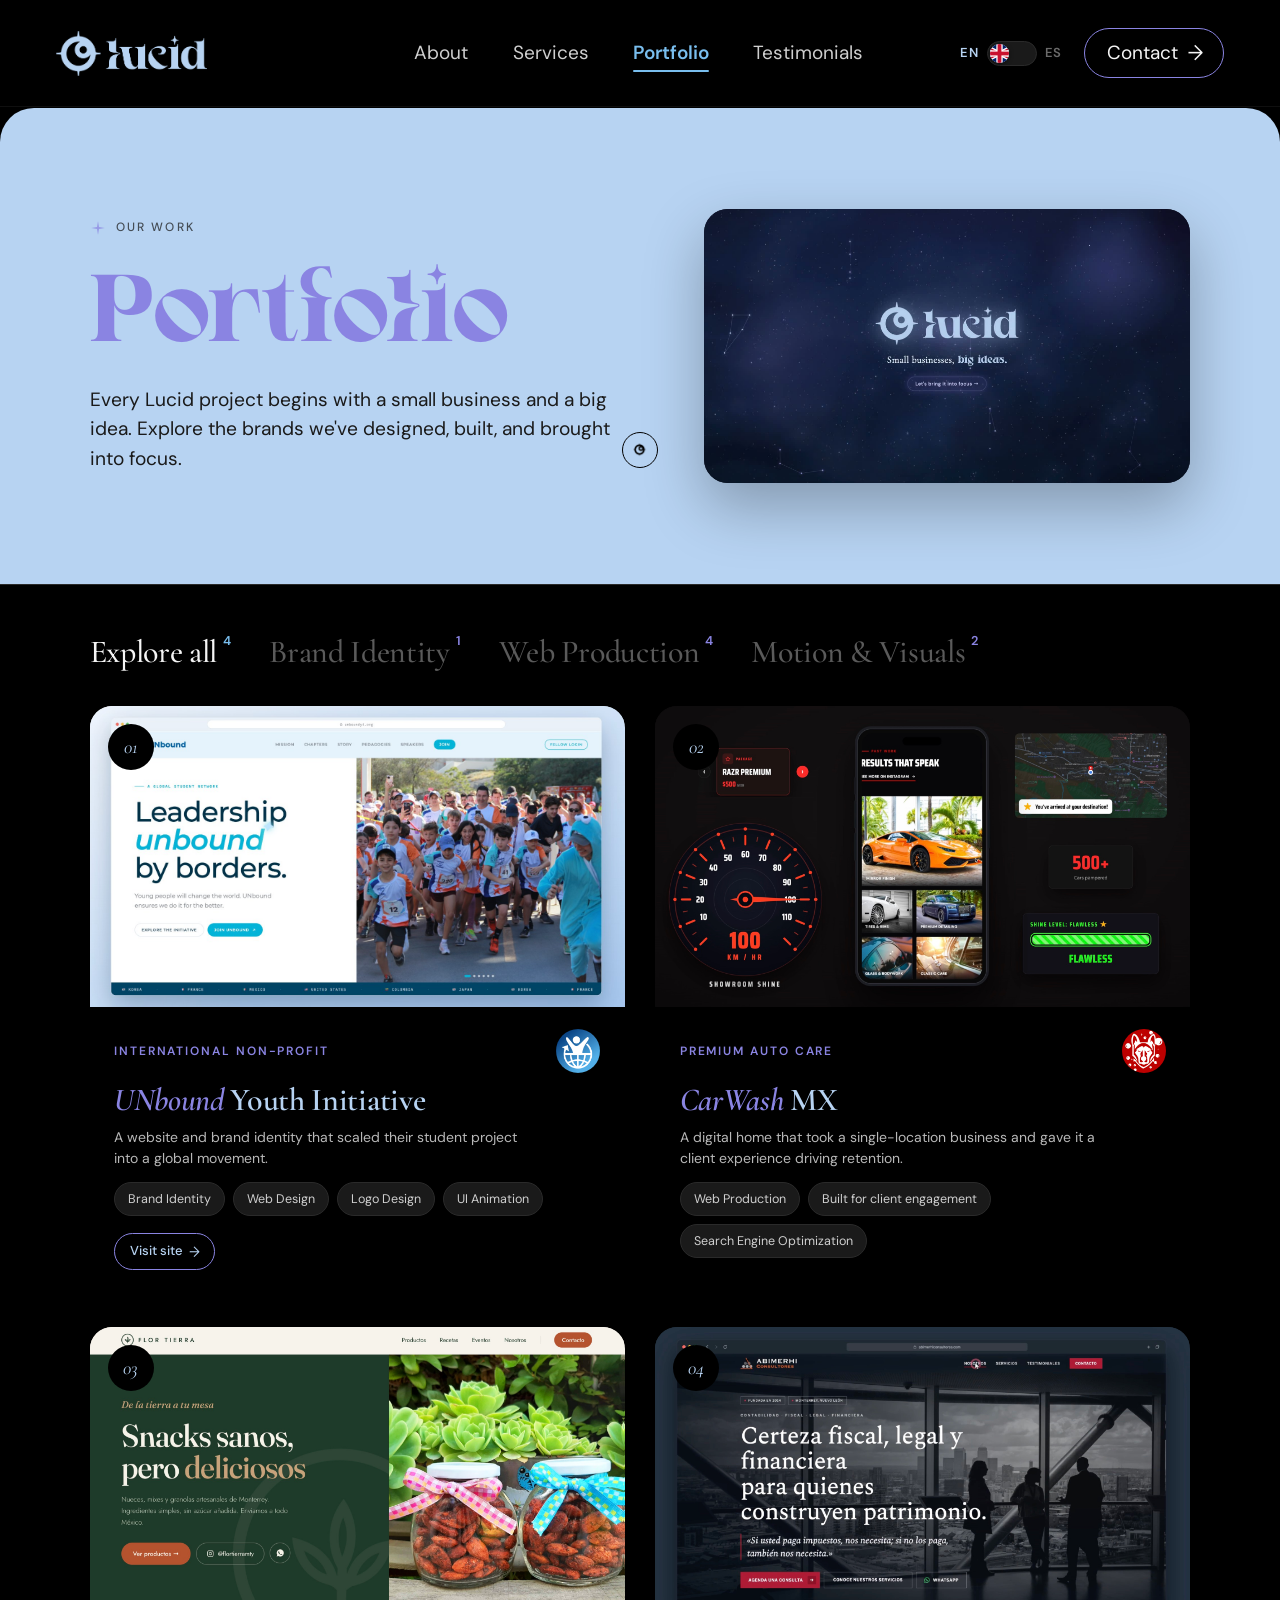
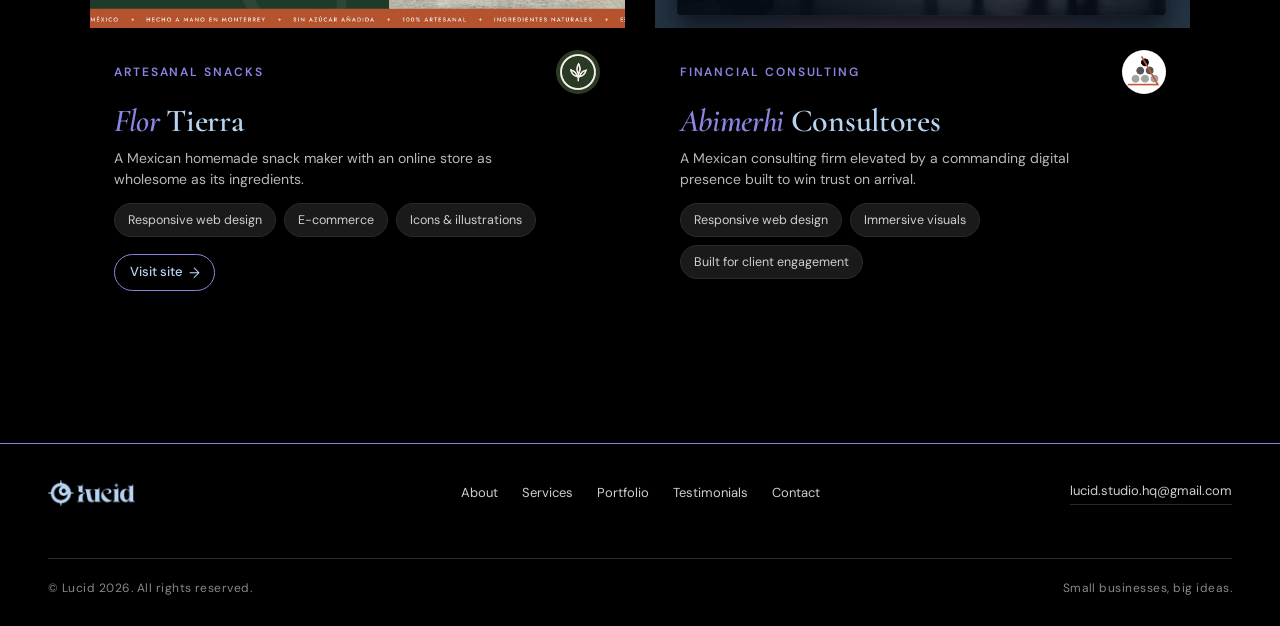
<file: works.html>
<!doctype html>
<html lang="en">
<head>
<meta charset="utf-8" />
<meta name="viewport" content="width=device-width, initial-scale=1" />
<title>Lucid | Works</title>
<meta name="description" content="Explore Lucid Studio's portfolio — websites, brand identities, and motion work built for small businesses, from UNbound Youth Initiative to CarWash MX." />
<link rel="canonical" href="https://lucid-studio.org/works.html" />
<meta property="og:type" content="website" />
<meta property="og:site_name" content="Lucid Studio" />
<meta property="og:title" content="Lucid | Works" />
<meta property="og:description" content="Explore Lucid Studio's portfolio — websites, brand identities, and motion work built for small businesses, from UNbound Youth Initiative to CarWash MX." />
<meta property="og:url" content="https://lucid-studio.org/works.html" />
<meta property="og:image" content="https://lucid-studio.org/assets/unbound-thumbnail.jpg" />
<meta property="og:image:width" content="1500" />
<meta property="og:image:height" content="840" />
<meta name="twitter:card" content="summary_large_image" />
<meta name="twitter:title" content="Lucid | Works" />
<meta name="twitter:description" content="Explore Lucid Studio's portfolio — websites, brand identities, and motion work built for small businesses, from UNbound Youth Initiative to CarWash MX." />
<meta name="twitter:image" content="https://lucid-studio.org/assets/unbound-thumbnail.jpg" />
<link rel="icon" type="image/png" href="assets/favicon-light.png" media="(prefers-color-scheme: light)" />
<link rel="icon" type="image/png" href="assets/favicon-dark.png" media="(prefers-color-scheme: dark)" />
<link rel="preconnect" href="https://fonts.googleapis.com" />
<link rel="preconnect" href="https://fonts.gstatic.com" crossorigin />
<link href="https://fonts.googleapis.com/css2?family=Cormorant+Garamond:ital,wght@0,400;0,500;0,600;0,700;1,400;1,500;1,600;1,700&family=DM+Sans:ital,wght@0,400;0,500;0,600;0,700;1,400&display=swap" rel="stylesheet" />
<link rel="stylesheet" href="styles.css?v=36" />
<link id="gfont-Playfair-Display" rel="stylesheet" href="https://fonts.googleapis.com/css2?family=Playfair+Display:wght@300;400;500;600;700&amp;display=swap">
<meta name="ext-resource-dependency" content="film/flor-tierra.html" data-resource-id="florFilm" />
<meta name="ext-resource-dependency" content="film/abimerhi.html" data-resource-id="abimerhiFilm" />
</head>
<body class="works-page" data-nav-active="portfolio">

<template id="__bundler_thumbnail" data-bg-color="#000000">
  <svg viewBox="0 0 1200 800" xmlns="http://www.w3.org/2000/svg">
    <rect width="1200" height="800" fill="#000000"/>
    <g fill="none" stroke="#8A84E2" stroke-width="6">
      <circle cx="600" cy="400" r="150"/>
      <circle cx="600" cy="400" r="110"/>
    </g>
    <path d="M600 250 L628 372 L750 400 L628 428 L600 550 L572 428 L450 400 L572 372 Z" fill="#8A84E2"/>
    <circle cx="600" cy="400" r="34" fill="#000000" stroke="#B7D3F2" stroke-width="6"/>
  </svg>
</template>

<!-- ========== NAV ========== -->
<nav class="nav">
  <a class="nav-logo" href="index.html" aria-label="Lucid home"><img src="assets/lucid-blue.png" alt="Lucid" style="height: 45px; width: auto" /></a>
  <div class="nav-links" id="navLinks">
    <a href="index.html#about" data-label="About" data-spy="#about">About</a>
    <a href="index.html#services-anchor" data-label="Services" data-spy="#services-anchor">Services</a>
    <a href="works.html" data-label="Portfolio" data-spy="#work-anchor" data-nav="portfolio">Portfolio</a>
    <a href="index.html#testimonials" data-label="Testimonials" data-spy="#testimonials">Testimonials</a>
  </div>
  <div class="nav-right">
    <button class="lang-toggle" id="langToggle" type="button" role="switch" aria-checked="false" aria-label="Switch language to Spanish" data-cursor="cta">
      <span class="lang-label lang-en">EN</span>
      <span class="lang-switch">
        <span class="lang-knob">
          <svg class="flag flag-uk" viewBox="0 0 60 30" preserveAspectRatio="xMidYMid slice" aria-hidden="true">
            <clipPath id="ukClip"><rect width="60" height="30"></rect></clipPath>
            <g clip-path="url(#ukClip)">
              <rect width="60" height="30" fill="#012169"></rect>
              <path d="M0,0 L60,30 M60,0 L0,30" stroke="#ffffff" stroke-width="7"></path>
              <path d="M0,0 L60,30 M60,0 L0,30" stroke="#C8102E" stroke-width="3"></path>
              <rect x="25" width="10" height="30" fill="#ffffff"></rect>
              <rect y="10" width="60" height="10" fill="#ffffff"></rect>
              <rect x="27" width="6" height="30" fill="#C8102E"></rect>
              <rect y="12" width="60" height="6" fill="#C8102E"></rect>
            </g>
          </svg>
          <svg class="flag flag-es" viewBox="0 0 60 40" preserveAspectRatio="xMidYMid slice" aria-hidden="true">
            <rect width="60" height="40" fill="#AA151B"></rect>
            <rect y="10" width="60" height="20" fill="#F1BF00"></rect>
          </svg>
        </span>
      </span>
      <span class="lang-label lang-es">ES</span>
    </button>
    <a href="index.html#contact" class="nav-cta" data-cursor="cta">Contact <span class="arrow">↗</span></a>
    <button class="nav-toggle" id="navToggle" aria-label="Open menu" aria-expanded="false" aria-controls="navLinks" data-cursor="cta">
      <span></span><span></span><span></span>
    </button>
  </div>
</nav>

<!-- ========== HERO ========== -->
<header class="works-top" data-screen-label="Portfolio">
  <div class="works-hero">
    <div class="works-hero-text">
      <div class="eyebrow"><span class="eyebrow-row"><svg class="eyebrow-spark" viewBox="0 0 24 24" aria-hidden="true"><path class="s-core" d="M12 2 L13.5 10.5 L22 12 L13.5 13.5 L12 22 L10.5 13.5 L2 12 L10.5 10.5 Z" fill="currentColor"/></svg>Our work</span></div>
      <h1 class="works-title">Portfolio</h1>
      <p class="works-lead">Every Lucid project begins with a small business and a big idea. Explore the brands we've designed, built, and brought into focus.</p>
    </div>
    <div class="works-filmchip" aria-hidden="true">
      <video class="film-frame" title="Lucid — Into Focus" muted loop autoplay playsinline preload="none" poster="assets/into-focus-poster.jpg">
        <source src="film/into-focus.mp4" type="video/mp4" />
      </video>
    </div>
  </div>
</header>

<!-- ========== FILTERS ========== -->
<div class="works-filter-wrap">
  <div class="works-filter" id="worksFilter">
    <button data-filter="all" class="is-active">Explore all <span class="count">4</span></button>
    <button data-filter="brand">Brand Identity <span class="count">1</span></button>
    <button data-filter="web">Web Production <span class="count">4</span></button>
    <button data-filter="motion">Motion &amp; Visuals <span class="count">2</span></button>
  </div>
</div>

<!-- ========== GRID ========== -->
<div class="works-grid-wrap">
  <div class="works-grid" id="worksGrid">

    <!-- 01 — UNbound (hover plays the loop film) -->
    <article class="case case--hovervid" data-cats="brand web motion">
      <div class="case-art">
        <span class="case-badge">01</span>
        <video class="case-vid" muted loop playsinline preload="none" poster="assets/unbound-thumbnail.jpg">
          <source src="film/unbound-loop.mp4" type="video/mp4" />
        </video>
        <img class="case-thumb" src="assets/unbound-thumbnail.jpg" alt="UNbound website homepage" />
      </div>
      <div class="case-meta">
        <div class="case-meta-top"><div class="case-tag">International Non-Profit</div><img class="case-logo" src="assets/unbound-logo.png" alt="" /></div>
        <h3><em>UNbound</em> Youth Initiative</h3>
        <p class="case-desc">A website and brand identity that scaled their student project into a global movement.</p>
        <div class="case-services">
          <span class="chip">Brand Identity</span>
          <span class="chip">Web Design</span>
          <span class="chip">Logo Design</span>
          <span class="chip">UI Animation</span>
        </div>
        <a href="https://unboundyi.org" target="_blank" rel="noopener" class="case-visit" data-cursor="cta">Visit site <span class="arrow">↗</span></a>
      </div>
    </article>

    <!-- 02 — CarWash MX -->
    <article class="case case--hovervid" data-cats="web">
      <div class="case-art">
        <span class="case-badge">02</span>
        <video class="case-vid" muted loop playsinline preload="none" poster="assets/carwash-thumbnail.jpg">
          <source src="film/carwash-mx.mp4" type="video/mp4" />
        </video>
        <img class="case-thumb" src="assets/carwash-thumbnail.jpg" alt="CarWash MX website homepage" />
      </div>
      <div class="case-meta">
        <div class="case-meta-top"><div class="case-tag">Premium Auto Care</div><img class="case-logo" src="assets/carwash-logo.png" alt="" /></div>
        <h3><em>CarWash</em> MX</h3>
        <p class="case-desc">A digital home that took a single-location business and gave it a client experience driving retention.</p>
        <div class="case-services">
          <span class="chip">Web Production</span>
          <span class="chip">Built for client engagement</span>
          <span class="chip">Search Engine Optimization</span>
        </div>
      </div>
    </article>

    <!-- 03 — Flor Tierra -->
    <article class="case case--hovervid" data-cats="web motion">
      <div class="case-art">
        <span class="case-badge">03</span>
        <video class="case-vid" muted loop playsinline preload="none" poster="assets/flor-tierra.jpg">
          <source src="film/flor-tierra.mp4" type="video/mp4" />
        </video>
        <img class="case-thumb" src="assets/flor-tierra.jpg" alt="Flor Tierra website homepage" />
      </div>
      <div class="case-meta">
        <div class="case-meta-top"><div class="case-tag">Artesanal Snacks</div><img class="case-logo" src="assets/flor-tierra-logo.png" alt="" /></div>
        <h3><em>Flor</em> Tierra</h3>
        <p class="case-desc">A Mexican homemade snack maker with an online store as wholesome as its ingredients.</p>
        <div class="case-services">
          <span class="chip">Responsive web design</span>
          <span class="chip">E-commerce</span>
          <span class="chip">Icons &amp; illustrations</span>
        </div>
        <a href="https://flortierra.com" target="_blank" rel="noopener" class="case-visit" data-cursor="cta">Visit site <span class="arrow">↗</span></a>
      </div>
    </article>

    <!-- 04 — Abimerhi Consultores -->
    <article class="case case--hovervid" data-cats="web">
      <div class="case-art">
        <span class="case-badge">04</span>
        <video class="case-vid" muted loop playsinline preload="none" poster="assets/abimerhi.jpg">
          <source src="film/abimerhi.mp4" type="video/mp4" />
        </video>
        <img class="case-thumb" src="assets/abimerhi.jpg" alt="Abimerhi Consultores website homepage" />
      </div>
      <div class="case-meta">
        <div class="case-meta-top"><div class="case-tag">Financial Consulting</div><img class="case-logo" src="assets/abimerhi-logo.png" alt="" /></div>
        <h3><em>Abimerhi</em> Consultores</h3>
        <p class="case-desc">A Mexican consulting firm elevated by a commanding digital presence built to win trust on arrival.</p>
        <div class="case-services">
          <span class="chip">Responsive web design</span>
          <span class="chip">Immersive visuals</span>
          <span class="chip">Built for client engagement</span>
        </div>
      </div>
    </article>

  </div>
</div>

<!-- ========== FOOTER ========== -->
<footer class="foot">
  <div class="foot-logo"><img src="assets/lucid-blue.png" alt="Lucid" /></div>
  <nav class="foot-nav">
    <a href="index.html#about">About</a>
    <a href="index.html#services-anchor">Services</a>
    <a href="works.html">Portfolio</a>
    <a href="index.html#testimonials">Testimonials</a>
    <a href="index.html#contact">Contact</a>
  </nav>
  <div class="foot-social">
    <a href="mailto:lucid.studio.hq@gmail.com" data-cursor="cta">lucid.studio.hq@gmail.com</a>
  </div>
  <div class="foot-bottom">
    <span>© Lucid 2026. All rights reserved.</span>
    <span>Small businesses, big ideas.</span>
  </div>
</footer>

<script>
/* Category filter — fades the grid down to the projects matching a category. */
(function () {
  var btns = [].slice.call(document.querySelectorAll('.works-filter button'));
  var cards = [].slice.call(document.querySelectorAll('.works-grid .case'));
  function apply(f) {
    cards.forEach(function (c) {
      var cats = (c.dataset.cats || '').split(/\s+/);
      c.classList.toggle('is-hidden', !(f === 'all' || cats.indexOf(f) !== -1));
    });
    btns.forEach(function (b) { b.classList.toggle('is-active', b.dataset.filter === f); });
  }
  btns.forEach(function (b) { b.addEventListener('click', function () { apply(b.dataset.filter); }); });
})();
</script>
<script src="js/cursor.js?v=2"></script>
<script src="js/reveals.js?v=40"></script>
<script src="js/i18n.js?v=2"></script>
</body>
</html>
</file>
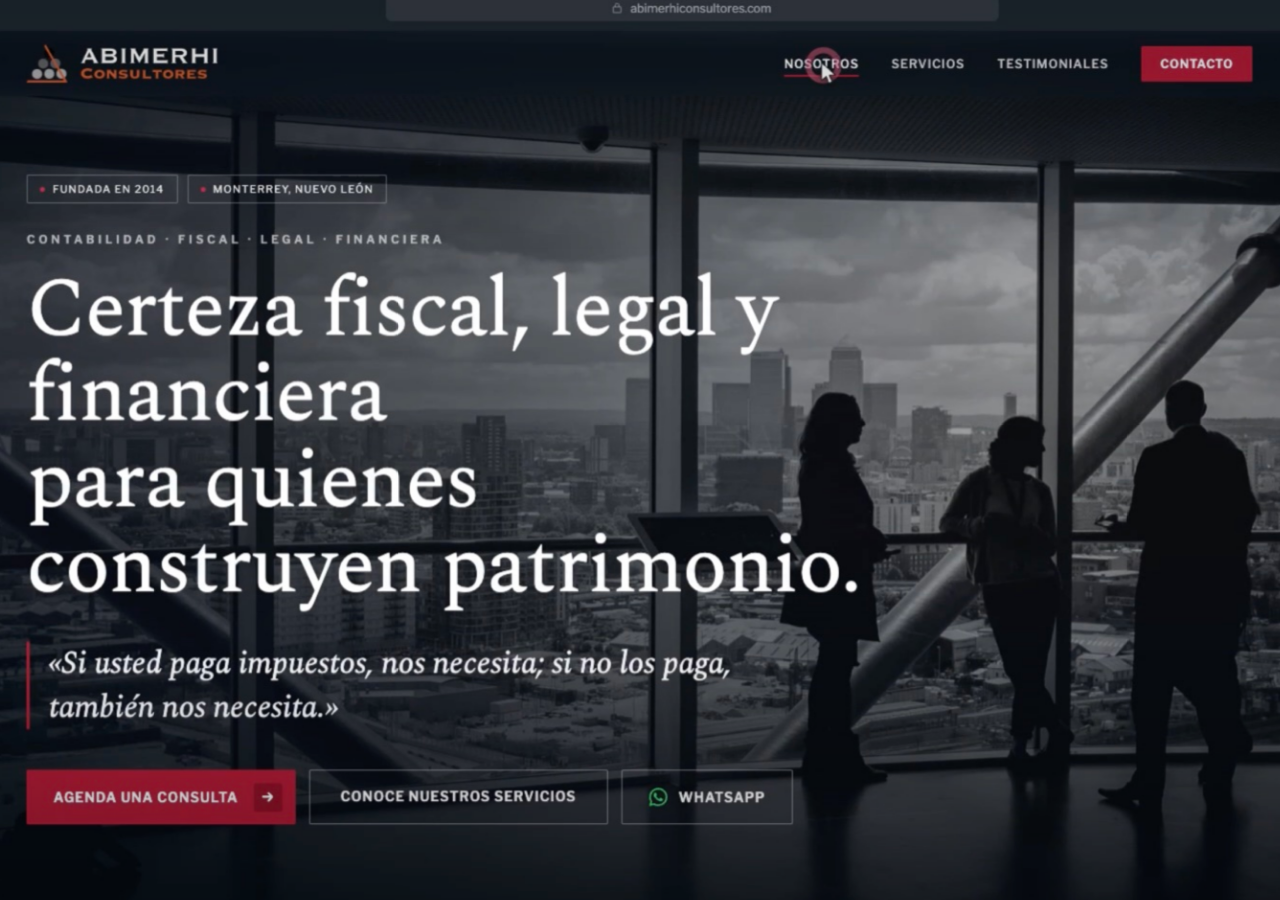
<file: film/abimerhi.html>
<!doctype html>
<html lang="en"><head><meta charset="utf-8">
<meta name="viewport" content="width=device-width,initial-scale=1">
<title>Lucid film</title>
<style>
  html,body{margin:0;height:100%;background:#10141c;overflow:hidden}
  .stage{position:fixed;inset:0}
  .stage img{position:absolute;inset:-7%;width:114%;height:114%;object-fit:cover;
    animation:kb 16s ease-in-out infinite alternate;will-change:transform}
  .grain{position:absolute;inset:0;pointer-events:none;background:
    linear-gradient(180deg,rgba(0,0,0,.18),transparent 28%,transparent 72%,rgba(0,0,0,.30))}
  .sweep{position:absolute;top:-20%;bottom:-20%;left:0;width:42%;pointer-events:none;
    transform:skewX(-14deg) translateX(-180%);
    background:linear-gradient(100deg,transparent,rgba(255,255,255,.14) 50%,transparent);
    animation:sw 7s ease-in-out infinite}
  @keyframes kb{0%{transform:scale(1) translate(0,0)}100%{transform:scale(1.13) translate(-2.5%,-2%)}}
  @keyframes sw{0%{transform:skewX(-14deg) translateX(-180%)}100%{transform:skewX(-14deg) translateX(380%)}}
  @media (prefers-reduced-motion:reduce){.stage img{animation:none}.sweep{display:none}}
</style></head>
<body><div class="stage"><img src="../assets/abimerhi.jpg" alt=""><div class="grain"></div><div class="sweep"></div></div></body></html>
</file>
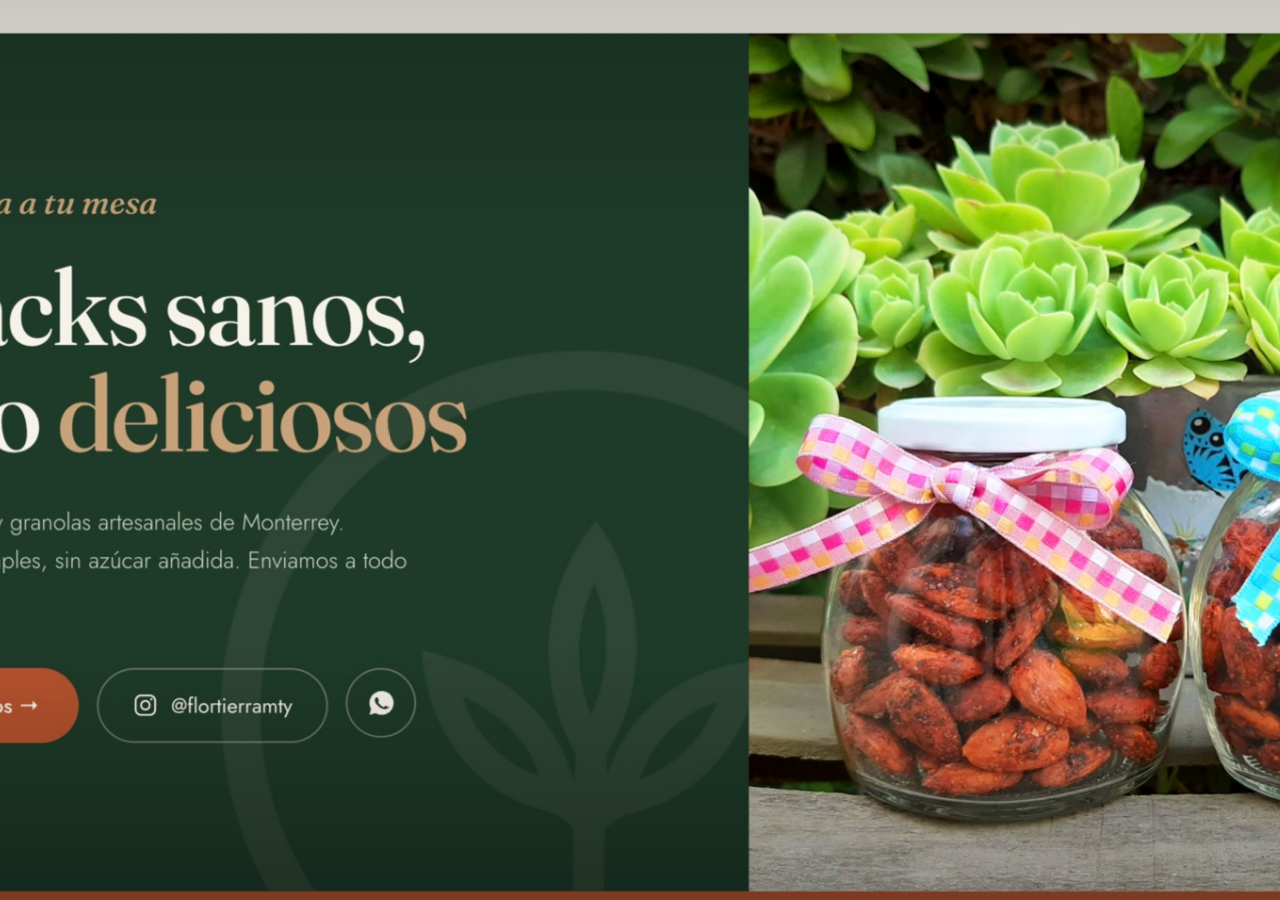
<file: film/flor-tierra.html>
<!doctype html>
<html lang="en"><head><meta charset="utf-8">
<meta name="viewport" content="width=device-width,initial-scale=1">
<title>Lucid film</title>
<style>
  html,body{margin:0;height:100%;background:#1f3328;overflow:hidden}
  .stage{position:fixed;inset:0}
  .stage img{position:absolute;inset:-7%;width:114%;height:114%;object-fit:cover;
    animation:kb 16s ease-in-out infinite alternate;will-change:transform}
  .grain{position:absolute;inset:0;pointer-events:none;background:
    linear-gradient(180deg,rgba(0,0,0,.18),transparent 28%,transparent 72%,rgba(0,0,0,.30))}
  .sweep{position:absolute;top:-20%;bottom:-20%;left:0;width:42%;pointer-events:none;
    transform:skewX(-14deg) translateX(-180%);
    background:linear-gradient(100deg,transparent,rgba(255,255,255,.14) 50%,transparent);
    animation:sw 7s ease-in-out infinite}
  @keyframes kb{0%{transform:scale(1) translate(0,0)}100%{transform:scale(1.13) translate(-2.5%,-2%)}}
  @keyframes sw{0%{transform:skewX(-14deg) translateX(-180%)}100%{transform:skewX(-14deg) translateX(380%)}}
  @media (prefers-reduced-motion:reduce){.stage img{animation:none}.sweep{display:none}}
</style></head>
<body><div class="stage"><img src="../assets/flor-tierra.jpg" alt=""><div class="grain"></div><div class="sweep"></div></div></body></html>
</file>
<file: styles.css>
/* ---------- Lucid styles ---------- */
@font-face {
  font-family: "Ruigslay";
  src: url("assets/Ruigslay.otf") format("opentype"),
       url("assets/Ruigslay.ttf") format("truetype");
  font-weight: normal;
  font-style: normal;
  font-display: swap;
}
:root {
  --bg: #000000;
  --text: #F5F5F5;
  --periwinkle: #8A84E2;
  --periwinkle-l: #BCB7F1;
  --periwinkle-d: #6f68d4;
  --icy: #B7D3F2;
  --maya: #79BEEE;
  --surface: #1A1A1A;
  --surface-2: #141414;
  --muted: #888888;
  --border: #2A2A2A;
  --display: "Cormorant Garamond", "Playfair Display", Georgia, serif;
  --accent: "Ruigslay", "Cormorant Garamond", serif;
  --body: "DM Sans", "Inter", system-ui, sans-serif;
  /* Fluid page gutter: equals 96px on full desktop (≥1371px) and tucks in as the
     viewport narrows, so content is never squeezed against fixed margins. */
  --gutter: clamp(28px, 7vw, 96px);
  /* Fluid VERTICAL rhythm — both tokens reach their full desktop value at the
     same ≥1371px point as the gutter, then shrink proportionally with the
     viewport so the spacing between sections stays consistent and never balloons
     relative to the content as the browser narrows. Full-desktop values are
     unchanged (108px section padding / 71px header→content gap). */
  --vpad: clamp(56px, 7.9vw, 108px);
  --head-gap: clamp(44px, 5.2vw, 71px);
  /* Shared section-header size (used by About / Services / Portfolio / Testimonials
     / Contact) so headers are identical at every width; ~20% larger than before
     across the narrow range, with the 88px desktop cap unchanged. */
  --h2: clamp(48px, 7vw, 88px);
  /* Gap from a carousel's card container to its relocated arrow/CTA controls
     (Portfolio foot + Testimonials below-row), kept equal between the two. */
  --ctrl-gap: clamp(28px, 4vw, 44px);
  /* Caps section content width and centres it (the Contact section's model) so
     the layout never stretches out of proportion when the browser is zoomed out
     or on very wide displays. Below ~1592px the gutter still binds, so normal
     desktops are unchanged. */
  --content-max: 1400px;
}

/* fragment-navigation offsets so section headings clear the fixed nav */
* { box-sizing: border-box; margin: 0; padding: 0; }
.about, .testimonials, .contact,
#about, #services-anchor, #work-anchor { scroll-margin-top: 108px; }

html, body {
  background: var(--bg);
  color: var(--text);
  font-family: var(--body);
  font-size: 16px;
  line-height: 1.6;
  -webkit-font-smoothing: antialiased;
  scroll-behavior: smooth;
  overflow-x: clip;
}

html, body, * { cursor: none !important; }
/* Touch / mobile: no pointer at all, so restore the native cursor behaviour and
   never show the custom cursor. */
@media (hover: none), (pointer: coarse) {
  html, body, * { cursor: auto !important; }
  .cursor-ring, .cursor-dot { display: none !important; }
}

a { color: inherit; text-decoration: none; }
button { font: inherit; color: inherit; background: none; border: none; }
img { display: block; max-width: 100%; }

.eyebrow {
  font-family: var(--body);
  font-size: 12px;
  letter-spacing: 0.18em;
  text-transform: uppercase;
  color: var(--muted);
  font-weight: 500;
}
/* accent display font for emphatic words.
   Ruigslay's cap-height runs ~1.3x taller than Cormorant at the same px, so we
   size every Ruigslay run at 0.78em of its surrounding Cormorant. Because the
   value is in em, it scales in lockstep when the heading scales with the
   viewport — caps line up and there are no rogue line breaks. */
.accent {
  font-family: var(--accent);
  font-style: normal;
  font-weight: normal;
  letter-spacing: 0.01em;
  font-size: 0.78em;
}
/* Ruigslay emphasis inside section headers — keeps the inherited color, drops italics */
.rui {
  font-family: var(--accent) !important;
  font-style: normal !important;
  font-weight: 400 !important;
  letter-spacing: 0.01em;
  font-size: 0.78em;
}

/* looping mini star next to section eyebrows */
.eyebrow-row { display: inline-flex; align-items: center; gap: 10px; }
.eyebrow-spark {
  width: 16px; height: 16px;
  display: inline-block;
  color: var(--periwinkle);
  flex: none;
}
.eyebrow-spark .s-core { transform-box: fill-box; transform-origin: center; animation: sparkPulse 2.6s ease-in-out infinite; }
.eyebrow-spark .s-core.b { animation-delay: 1.3s; animation-duration: 3.2s; }
@keyframes sparkPulse {
  0%, 100% { transform: scale(0.55) rotate(0deg); opacity: 0.35; }
  50% { transform: scale(1) rotate(45deg); opacity: 1; }
}
.about .eyebrow-spark, .portfolio-overlay .eyebrow-spark { color: var(--periwinkle); }
.vision-eyebrow .eyebrow-spark { color: #000000; }

/* ---------- nav ---------- */
.nav {
  position: fixed; top: 0; left: 0; right: 0;
  z-index: 100;
  display: grid; grid-template-columns: 1fr auto 1fr;
  align-items: center;
  /* Background + border span the full width, but the logo / links / CTA are
     confined to the same centred content-max column as every section, so on a
     zoomed-out / ultrawide screen they don't fly out to the very edges. Below
     ~1512px the max() picks the normal 56px padding, so desktop is unchanged. */
  padding: 28px max(56px, calc((100% - var(--content-max)) / 2));
  background: #000000;
  border-bottom: 1px solid rgba(255, 255, 255, 0.06);
}
.nav-logo { display: inline-flex; align-items: center; cursor: pointer; text-decoration: none; flex: none; }
.nav-logo img { height: 36px; width: auto; max-width: none; flex: none; display: block; }
.nav-links {
  display: flex; gap: 44px;
  justify-content: center;
  font-size: 19px; line-height: 1.2; color: #cfcfcf;
}
.nav-links a { position: relative; transition: color 0.3s ease; }
/* reserve the bold width so activating a link never shifts its neighbours */
.nav-links a::before {
  content: attr(data-label);
  display: block; height: 0; overflow: hidden; visibility: hidden;
  font-weight: 600;
}
/* active-section underline — wipes in left→right, wipes away left→right */
.nav-links a::after {
  content: "";
  position: absolute; left: 0; right: 0; bottom: -7px;
  height: 2px; background: var(--maya); border-radius: 1px;
  transform: scaleX(0);
  transform-origin: right center;
  transition: transform 0.45s cubic-bezier(.22,.8,.36,1);
}
.nav-links a:hover { color: var(--periwinkle); }
.nav-links a.nav-active { color: var(--maya); font-weight: 600; }
.nav-links a.nav-active::after { transform: scaleX(1); transform-origin: left center; }
/* scrolling UP reverses the wipe to right→left: the underline draws in from the
   right edge and erases toward the left. */
.nav-links.nav-up a::after { transform-origin: left center; }
.nav-links.nav-up a.nav-active::after { transform-origin: right center; }
.nav-right { display: flex; justify-content: flex-end; }
.nav-cta {
  display: inline-flex; align-items: center; gap: 10px;
  padding: 9px 22px; border-radius: 999px;
  border: 1px solid var(--periwinkle);
  background: rgba(0,0,0, 0.8);
  color: var(--text); font-size: 19px;
  transition: background 0.35s ease, color 0.35s ease;
  position: relative;
}
.nav-cta:hover { background: var(--periwinkle); color: #000000; }
.nav-cta .arrow { display: inline-block; transition: transform 0.4s cubic-bezier(.22,.8,.36,1); transform: rotate(45deg); }
.nav-cta:hover .arrow { transform: rotate(0deg); }
.nav-right { display: flex; align-items: center; gap: 22px; }
/* hamburger — hidden until the link row no longer fits */
.nav-toggle {
  display: none;
  width: 46px; height: 46px; flex: none;
  border: 1px solid var(--border); border-radius: 50%;
  align-items: center; justify-content: center; flex-direction: column; gap: 5px;
  transition: border-color 0.3s ease, background 0.3s ease;
}
.nav-toggle:hover { border-color: var(--periwinkle); }
.nav-toggle span {
  display: block; width: 18px; height: 1.5px; background: var(--text);
  transition: transform 0.32s cubic-bezier(.22,.8,.36,1), opacity 0.2s ease;
}
.nav.open .nav-toggle span:nth-child(1) { transform: translateY(6.5px) rotate(45deg); }
.nav.open .nav-toggle span:nth-child(2) { opacity: 0; }
.nav.open .nav-toggle span:nth-child(3) { transform: translateY(-6.5px) rotate(-45deg); }

/* ---------- hero ---------- */
.hero {
  position: relative; min-height: min(100vh, 1100px);
  display: flex; flex-direction: column;
  align-items: center; justify-content: center;
  /* top padding = nav height + the gap, so the gap above the eyebrow matches the
     gap below the CTA (before the marquee) on every viewport height. */
  --hero-gap: clamp(96px, 11vh, 124px);
  padding: calc(104px + var(--hero-gap)) 32px var(--hero-gap);
  text-align: center; overflow: hidden;
  background: #000000;
}
.hero-bg {
  position: absolute; inset: 0; z-index: 0;
  overflow: hidden;
  /* deep-space fallback so the hero is never pure black if the nebula ever fails */
  background: radial-gradient(120% 90% at 50% 18%, #2b2f52 0%, #14162e 46%, #05060f 100%);
}
/* nebula as a REAL <img> (object-fit:cover): painted reliably at any browser
   zoom / DPR / orientation, unlike a pseudo-element background which the engine
   can drop at extreme zoom and leave the hero black. */
.hero-bg-img {
  position: absolute; inset: 0;
  width: 100%; height: 100%;
  object-fit: cover; object-position: center;
  display: block;
}
.hero-bg::after {
  content: ""; position: absolute; inset: 0;
  background: linear-gradient(to bottom, rgba(0,0,0,0.55) 0%, rgba(0,0,0,0) 22%, rgba(0,0,0,0) 70%, rgba(0,0,0,0.9) 100%);
}
.hero-canvas { position: absolute; inset: 0; z-index: 1; width: 100%; height: 100%; }
.hero-glow {
  position: absolute; left: 50%; top: 48%;
  width: 1100px; height: 1100px;
  transform: translate(-50%, -50%);
  background:
    radial-gradient(closest-side, rgba(138, 132, 226, 0.22), rgba(138, 132, 226, 0) 70%),
    radial-gradient(closest-side, rgba(121, 190, 238, 0.12), rgba(121, 190, 238, 0) 70%);
  filter: blur(20px); z-index: 1; pointer-events: none;
  animation: breathe 7s ease-in-out infinite;
}
@keyframes breathe {
  0%, 100% { opacity: 0.85; transform: translate(-50%, -50%) scale(1); }
  50% { opacity: 1; transform: translate(-50%, -50%) scale(1.06); }
}
.hero-inner {
  position: relative; z-index: 2;
  max-width: 1200px;
  display: flex; flex-direction: column;
  align-items: center; gap: 30px;
}
.hero-headline {
  font-family: var(--display); font-weight: 500;
  font-size: clamp(58px, 9vw, 138px);
  line-height: 1.06; letter-spacing: -0.025em;
  word-spacing: 0.1em;
  text-shadow: 0 2px 26px rgba(0,0,0,0.44), 0 1px 3px rgba(0,0,0,0.36);
}
.hero-headline .line { display: block; white-space: nowrap; }
.hero-headline em { font-style: italic; color: var(--icy); font-weight: 500; }
.hero-headline em.accent { font-style: normal; font-weight: 400; font-size: 0.78em; line-height: 1; letter-spacing: 0.01em; vertical-align: baseline; }
.hero-headline .word {
  display: inline-block;
}
@media (prefers-reduced-motion: no-preference) {
  .hero.is-loaded .hero-headline .word {
    animation: wordBlurIn 1.1s cubic-bezier(.22,.8,.36,1) both;
  }
}
.hero-headline .line:nth-child(1) .word:nth-child(1) { animation-delay: 0.10s; }
.hero-headline .line:nth-child(1) .word:nth-child(2) { animation-delay: 0.24s; }
.hero-headline .line:nth-child(1) .word:nth-child(3) { animation-delay: 0.38s; }
.hero-headline .line:nth-child(2) .word:nth-child(1) { animation-delay: 0.52s; }
.hero-headline .line:nth-child(2) .word:nth-child(2) { animation-delay: 0.66s; }
.hero-headline .line:nth-child(2) .word:nth-child(3) { animation-delay: 0.80s; }
.hero-headline .line:nth-child(2) .word:nth-child(4) { animation-delay: 0.94s; }
.hero-headline .line:nth-child(3) .word:nth-child(1) { animation-delay: 1.10s; }
@keyframes wordBlurIn {
  0% { filter: blur(18px); opacity: 0; transform: translateY(10px); }
  100% { filter: blur(0); opacity: 1; transform: translateY(0); }
}
/* wall-clock fallback (see reveals.js): guarantees the headline is visible even
   if the CSS animation timeline stalls. */
.hero.hero-anim-settled .hero-headline .word {
  animation: none !important;
  opacity: 1 !important; filter: none !important; transform: none !important;
}
.hero-sub {
  font-size: clamp(17px, 1.7vw, 23px);
  color: #cfcfcf; max-width: 700px; line-height: 1.5;
  text-shadow: 0 2px 26px rgba(0,0,0,0.55), 0 1px 3px rgba(0,0,0,0.45);
}
.hero-eyebrow { font-size: 14px; margin-bottom: -8px; text-shadow: 0 2px 26px rgba(0,0,0,0.55), 0 1px 3px rgba(0,0,0,0.45); }
/* Keep the looping spark beside "Lucid Studio" and level with the FIRST line when
   the eyebrow text wraps on a narrow screen (instead of the spark floating to the
   vertical centre of the wrapped block). text-align:left makes the wrapped text
   hug the spark so the gap can't grow as the viewport compresses. */
.hero-eyebrow .eyebrow-row { align-items: flex-start; text-align: left; }
.hero-eyebrow .eyebrow-spark { margin-top: 1px; }
/* hero CTA carries the same drop shadow as the headline */
.hero .btn { font-size: clamp(17px, 1.7vw, 23px); box-shadow: 0 2px 26px rgba(0,0,0,0.55), 0 1px 3px rgba(0,0,0,0.45); }

.btn {
  display: inline-flex; align-items: center; gap: 12px;
  padding: 18px 28px; border-radius: 999px;
  background: var(--periwinkle); color: #000000;
  /* CTA shrinks in step with the headings as the viewport narrows (capped at the
     15px desktop size) so the type hierarchy stays proportional. */
  font-size: clamp(13px, 1.05vw, 15px); font-weight: 500;
  border: 1px solid transparent;
  transition: background 0.35s ease, color 0.35s ease;
  position: relative; will-change: transform;
}
.btn:hover { background: var(--icy); }
.btn .arrow { display: inline-block; transition: transform 0.4s cubic-bezier(.22,.8,.36,1); transform: rotate(45deg); }
.btn:hover .arrow { transform: rotate(0deg); }
.btn-ghost { background: transparent; color: var(--text); border: 1px solid var(--border); }
.btn-ghost:hover { background: rgba(138, 132, 226, 0.1); border-color: var(--periwinkle); color: var(--text); }
.arrow { font-family: var(--body); font-weight: 400; font-size: 1.05em; line-height: 1; }

/* ---------- marquee ---------- */
.marquee {
  border-top: 1px solid var(--border);
  border-bottom: 1px solid var(--border);
  padding: 28px 0; overflow: hidden; white-space: nowrap;
  background: #000000;
}
.marquee-track {
  display: inline-flex; gap: 56px;
  animation: marquee 38s linear infinite;
  font-family: var(--display); font-size: clamp(28px, 4vw, 56px);
}
.marquee-track span { display: inline-flex; align-items: center; gap: 56px; }
.marquee-track .star { color: var(--periwinkle); font-size: 0.7em; }
.marquee-track em { font-style: italic; }
/* strict alternation: regular + white, then italic + colored */
.marquee-track .m-reg { color: var(--text); font-style: normal; }
.marquee-track .m-acc { color: var(--periwinkle); font-style: italic; }
@keyframes marquee {
  from { transform: translateX(0); } to { transform: translateX(-50%); }
}

/* ---------- about ---------- */
/* Natural-height section (bottom cut to the content). It pins (sticky) while the
   film panel that follows rides up over it — a smooth cover with no scroll dead
   zone. Bottom padding = 108px, matching the top gap from the marquee to the
   About Us label, so the gap from the graphic down to the film is the same. */
.about {
  background: var(--icy);
  color: #000000;
  width: 100%;
  padding: var(--vpad) var(--gutter);
  position: sticky; top: 0;
  z-index: 1;
  overflow: hidden;
  display: flex; flex-direction: column;
}
/* When the About is taller than the viewport (zoom-in / short window), JS adds
   .about--flat: it leaves sticky so it scrolls fully BEFORE the film rides over
   it — the film can never cover text the user hasn't reached yet. Otherwise the
   About is its NATURAL height (content-driven) and pins (sticky) while the film
   rides up over it — a smooth cover with no scroll dead zone, and no huge
   letterbox margins when the browser is zoomed out. */
.about.about--flat { position: static; }
.about-inner { max-width: var(--content-max); margin: 0 auto; width: 100%; display: flex; flex-direction: column; min-height: 0; }
.about .eyebrow { color: #1a1a1a; opacity: 0.7; }
.about-eyebrow { margin-bottom: 22px; }  /* label→header gap matches the Testimonials eyebrow→header gap */
.about-quote {
  font-family: var(--display); font-weight: 500;
  font-size: var(--h2);
  line-height: 1.12; letter-spacing: -0.02em;
  /* header→text gap matches the Testimonials header→cards gap (fluid) so the
     About rhythm (edge→label→header→text) is identical to Testimonials. */
  margin-bottom: var(--head-gap); max-width: 100%;
  color: #000000;
}
.about-quote em, .about-quote .rui { color: var(--periwinkle); font-style: italic; }
.about-grid {
  display: grid; grid-template-columns: 1fr 0.92fr;
  gap: 72px; align-items: start;
}
.about-body {
  display: flex; flex-direction: column;
  gap: 26px;
  position: relative; z-index: 2;
}
.about-body p { font-size: clamp(14px, 1.2vw, 18px); line-height: 1.7; color: #1a1a1a; }
.about-cta { align-self: flex-start; margin-top: 8px; }
.about-cta:hover { background: #ffffff; }
/* Ev1 layout: the illustration column stretches to the height of the text
   column, but starts 23px ABOVE it — so the graphic sits closer to the header
   (48px) than the text does (71px). The image is bottom-anchored inside that
   box, so its very bottom always lands on the same horizontal axis as the
   bottom of the CTA, and it scales down to fit (never cropped, never spilling
   into the section's margins). */
.about-illo {
  position: relative; align-self: stretch; min-width: 0;
  margin-top: -23px;
}
.about-illo img {
  position: absolute; inset: 0;
  width: 100%; height: 100%;
  object-fit: contain;
  object-position: center bottom;
}

/* line-rise: animate the block itself; descenders never clipped */
.rise-line {
  display: block;
  transform: translateY(40px);
  opacity: 0;
  transition: transform 1s cubic-bezier(.2,.7,.2,1), opacity 1s cubic-bezier(.2,.7,.2,1);
  will-change: transform, opacity;
}
.rise-line > span { display: inline; }
.rise-line.in { transform: translateY(0); opacity: 1; }
.about .rise-line > span { color: #000000; }

.rise-block {
  opacity: 0; transform: translateY(28px);
  transition: opacity 0.9s cubic-bezier(.22,.8,.36,1), transform 0.9s cubic-bezier(.22,.8,.36,1);
}
.rise-block.in { opacity: 1; transform: translateY(0); }

/* ---------- about: wireframe build-in ---------- */
.about-inner { position: relative; }
/* real content sits above the wireframe wash */
.about-eyebrow, .about-quote, .about-body, .about-illo { position: relative; z-index: 2; }
.about-quote .aq-line { display: block; }
.b-rel { position: relative; }
.cta-rel { align-self: flex-start; margin-top: 8px; display: inline-flex; }
.about-cta { margin-top: 0; }

/* while the build is arming/running: section inverts to black, real pieces hide */
.about.is-wiring { background-color: #000000; }
.about.is-wiring [data-build] { opacity: 0; }
/* The cover's icy backstop (revealed through the film panel's rounded corners)
   also starts black and animates to icy with the About, so the corners behind
   the video take part in the load-in instead of staying icy from the start. */
.about-cover.is-wiring { background-color: #000000; }

/* ---- per-block skeleton (ice-blue, shimmering) ---- */
.skel {
  position: absolute; inset: 0; z-index: 3; opacity: 0;
  pointer-events: none;
  display: flex; flex-direction: column; justify-content: center; gap: 0.42em;
}
.skel-eyebrow { flex-direction: row; align-items: center; gap: 12px; justify-content: flex-start; }
.skel-quote { justify-content: center; gap: 0.34em; }
.skel-para { justify-content: flex-start; gap: 0.62em; padding-top: 0.15em; }
.skel-cta { justify-content: center; }
.sb {
  height: 0.72em; border-radius: 6px; flex: none;
  background-color: rgba(183, 211, 242, 0.14);
  background-image: linear-gradient(100deg,
    rgba(183, 211, 242, 0.05) 18%,
    rgba(183, 211, 242, 0.55) 50%,
    rgba(183, 211, 242, 0.05) 82%);
  background-size: 220% 100%; background-repeat: no-repeat;
  animation: wireShimmer 1.7s linear infinite;
}
.skel-quote .sb { height: 0.66em; border-radius: 8px; }
.sb-dot { width: 16px; height: 16px; border-radius: 50%; }
.skel-cta .sb-pill {
  display: block; width: 196px; height: 56px; border-radius: 999px;
  border: 1.5px solid rgba(183, 211, 242, 0.5);
  background-image: linear-gradient(100deg,
    rgba(183, 211, 242, 0.03) 18%,
    rgba(183, 211, 242, 0.32) 50%,
    rgba(183, 211, 242, 0.03) 82%);
  background-size: 220% 100%; background-repeat: no-repeat;
  animation: wireShimmer 1.7s linear infinite;
}
@keyframes wireShimmer {
  0%   { background-position: 220% 0; }
  100% { background-position: -120% 0; }
}

/* ---- illustration wireframe diagram → crossfades to the image ---- */
.illo-wire { position: absolute; inset: 0; z-index: 3; opacity: 0; pointer-events: none;
  display: flex; align-items: flex-end; justify-content: center; }
.iw-svg { width: 100%; height: 100%; }
.iw-frame, .iw-grid, .iw-orbit { stroke: rgba(183, 211, 242, 0.55); stroke-width: 1.4; fill: none; }
.iw-grid { stroke: rgba(183, 211, 242, 0.28); }
.iw-orbit { stroke: rgba(183, 211, 242, 0.6); }
.iw-node { fill: var(--periwinkle); stroke: none; }

/* ---- full-section wireframe wash ---- */
.about-wire { position: absolute; inset: 0; z-index: 1; opacity: 0; pointer-events: none; overflow: hidden; }
.wire-grid {
  position: absolute; inset: 0;
  background-image:
    linear-gradient(to right, rgba(183, 211, 242, 0.10) 1px, transparent 1px),
    linear-gradient(to bottom, rgba(183, 211, 242, 0.10) 1px, transparent 1px);
  background-size: 88px 88px;
}
.wire-sweep {
  position: absolute; top: -20%; bottom: -20%; left: 0; width: 46%;
  transform: skewX(-14deg) translateX(-160%);
  background: linear-gradient(100deg, transparent, rgba(183, 211, 242, 0.16) 50%, transparent);
  animation: wireSweep 2.4s ease-in-out infinite;
}
@keyframes wireSweep {
  0%   { transform: skewX(-14deg) translateX(-160%); }
  100% { transform: skewX(-14deg) translateX(360%); }
}

/* ---------- about + into-focus ----------
   The film is a full-bleed section of its own: full viewport width, 16:9, with
   rounded corners top and bottom as the only crop. The About before it is
   sticky, so the film parallaxes smoothly OVER the About as you scroll — no
   hold, no dead zone, 1:1 with the scroll. */
.about-cover {
  position: relative;
  /* Icy backstop so the film panel's TOP rounded corners reveal the About's ice
     blue (a smooth rounded edge) rather than a black rectangular underlay. The
     bottom corners are covered separately by ::after (onyx) where the film meets
     the dark Services. */
  background: var(--icy);
  z-index: 2;
}
/* Onyx backstop behind the film panel's bottom rounded corners: without it the
   sticky (icy) About shows through the corner notches where the film meets the
   Services section. Paints above the sticky About (z:1, later in tree order)
   and below the film (z:2). */
.about-cover::after {
  content: "";
  position: absolute;
  left: 0; right: 0; bottom: 0;
  height: 90px;
  background: #000000;
  z-index: 1;
  pointer-events: none;
}
.into-focus {
  position: relative;
  z-index: 2;               /* rides above the sticky About */
  width: 100%;
  aspect-ratio: 16 / 9;     /* same proportions as the clip's stage — always */
  background: #0a0e1c;
  border-radius: 40px;
  overflow: hidden;         /* crops only the corners */
}
.film-frame {
  position: absolute; inset: 0;
  width: 100%; height: 100%;
  border: 0; display: block;
  background: #0a0e1c;
  object-fit: cover;
  pointer-events: none;        /* can't be paused or scrubbed */
}

/* ---------- color band ---------- */
.band {
  background: var(--icy);
  color: #000000;
  padding: 80px 48px;
  position: relative; overflow: hidden;
  border-radius: 0 0 40px 40px;
  z-index: 2;
}
.band-inner {
  max-width: 1400px; margin: 0 auto;
  display: grid; grid-template-columns: 1.3fr 1fr;
  gap: 60px; align-items: center;
}
.band h2 {
  font-family: var(--display); font-weight: 500;
  font-size: clamp(36px, 5vw, 76px);
  line-height: 1.05; letter-spacing: -0.02em;
}
.band h2 em { font-style: italic; color: var(--periwinkle); }
.band p { font-size: 17px; line-height: 1.65; max-width: 460px; color: #1a1a1a; }
.band-stats {
  margin-top: 28px; display: grid;
  grid-template-columns: 1fr 1fr; gap: 24px;
  border-top: 1px solid rgba(0,0,0,0.18); padding-top: 24px;
}
.band-stat .num {
  font-family: var(--display); font-style: italic;
  font-size: 56px; line-height: 1; color: var(--periwinkle);
}
.band-stat .lbl { font-size: 13px; letter-spacing: 0.06em; color: #1a1a1a; opacity: 0.8; margin-top: 6px; }
.band-graphic { display: flex; justify-content: center; }
.band-graphic svg { max-width: 100%; height: auto; }

/* ---------- services ---------- */
.services-section {
  background: var(--bg);
  padding: 80px 48px 100px;
  position: relative;
  z-index: 1;
  border-radius: 0 0 40px 40px;
}
.services-inner { max-width: none; margin: 0 auto; }
.services-head {
  display: grid; grid-template-columns: minmax(0, 1fr) auto;
  gap: 60px; margin-bottom: 114px; align-items: end;
}
.services-head h2 {
  font-family: var(--display); font-weight: 500;
  font-size: var(--h2);
  line-height: 1.12; letter-spacing: -0.02em;
}
.services-head h2 em { color: var(--icy); font-style: italic; }
.services-head .lead {
  color: #cfcfcf; font-size: clamp(16px, 1.15vw, 18px); line-height: 1.7; max-width: 460px;
}
.services-grid {
  display: grid; grid-template-columns: repeat(3, 1fr); gap: 20px;
}
.service-card {
  background: var(--surface);
  border: 1px solid var(--border);
  border-radius: 22px;
  padding: clamp(20px, 1.8vw, 34px);
  display: flex; flex-direction: column; justify-content: center;
  min-height: 440px;
  font-size: 16px;   /* base — a script overrides this so the content fills the card */
  position: relative; overflow: hidden;
}
.service-fit {
  display: grid;
  grid-template-columns: minmax(0, 1fr) auto;
  column-gap: 1em; row-gap: 1.25em;
  align-items: start;
}
/* number + heading stack on the left; the icon sits right-aligned, level with
   the heading block (spanning the num + title rows). This drops the icon's old
   standalone row, shortening each card. */
.service-fit > .service-num { grid-column: 1; grid-row: 1; align-self: end; }
.service-fit > h3 { grid-column: 1; grid-row: 2; }
.service-fit > .icon-wrap { grid-column: 2; grid-row: 1 / span 2; align-self: center; justify-self: end; }
.service-fit > p { grid-column: 1 / -1; }
.service-fit > .service-list { grid-column: 1 / -1; }
.service-card.alt { background: var(--icy); color: #000000; border-color: var(--icy); }
.service-card.alt p { color: #1a1a1a; }
.service-card.alt .service-num { color: #000000; }
.service-card.alt .service-list { color: #1a1a1a; border-top-color: rgba(0,0,0,0.18); }
.service-card.alt .service-list .dot { background: var(--periwinkle); }
.service-card.alt h3 em { color: var(--periwinkle); }
.service-card.dark-peri { background: var(--periwinkle); color: #000000; border-color: var(--periwinkle); }
.service-card.dark-peri p { color: #1a1a1a; }
.service-card.dark-peri .service-num { color: #000000; }
.service-card.dark-peri .service-list { color: #1a1a1a; border-top-color: rgba(0,0,0,0.18); }
.service-card.dark-peri .service-list .dot { background: #000000; }
.service-card.dark-peri h3 em { color: var(--icy); }
.service-card .icon-wrap {
  width: 4.4em; height: 4.4em;
  border: 1px solid var(--border);
  border-radius: 1.05em;
  display: flex; align-items: center; justify-content: center;
  background: rgba(255,255,255,0.02);
  flex: none;
}
.service-card .icon-wrap svg { width: 58%; height: 58%; }
.service-card.alt .icon-wrap, .service-card.dark-peri .icon-wrap {
  border-color: rgba(0,0,0,0.2); background: rgba(0,0,0,0.06);
}
.service-num { font-family: var(--display); font-style: italic; color: var(--periwinkle); font-size: 1.35em; }
.service-card h3 {
  font-family: var(--display); font-weight: 500;
  font-size: 2.35em; line-height: 1.05; letter-spacing: -0.01em;
}
.service-card h3 em { color: var(--icy); font-style: italic; }
.service-list {
  display: flex; flex-direction: column; gap: 0.62em;
  font-size: 0.9em; color: #cfcfcf;
  border-top: 1px solid var(--border); padding-top: 1.2em; margin-top: 0;
}
.service-list .row { display: flex; gap: 0.7em; align-items: center; }
.service-list .dot { width: 0.3em; height: 0.3em; border-radius: 50%; background: var(--periwinkle); flex: none; }
.service-card p { font-size: 0.95em; line-height: 1.5; color: #b8b8b8; }

/* ---------- services — redux layout (Service.png) ---------- */
.services-redux {
  display: grid;
  grid-template-columns: 0.82fr 1.18fr;
  gap: clamp(36px, 4.5vw, 88px);
  align-items: start;
  align-content: start;
  font-size: clamp(13px, 1.05vw, 17.5px);   /* base unit the fit script scales */
}
.services-pinned .services-inner.services-redux {
  display: grid;
  grid-template-columns: 0.82fr 1.18fr;
  gap: clamp(36px, 4.5vw, 88px);
  align-items: start;
  align-content: start;   /* natural-height block — rows are NOT spread to fill the column */
  flex: 0 0 auto; min-height: 0;
  /* cap content width + centre (like Contact) so the layout doesn't stretch and
     get out of proportion when the browser is zoomed out / very wide. */
  max-width: var(--content-max); margin-inline: auto; width: 100%;
}
/* services-section sits at its natural height and is centred by the pinned flex
   parent — it must not stretch to 100vh. */
.services-pinned .services-section { flex: 0 0 auto; }
/* rows fill the full column height so the last row bottoms out 108px from the
   section's bottom edge — matching the 108px top margin (no huge gap below). */
.services-pinned .services-right {
  justify-content: center;
  gap: clamp(26px, 4vh, 56px);
}
.services-left {
  display: flex; flex-direction: column; align-items: flex-start;
  position: relative; min-width: 0;
}
.services-left .services-eyebrow { margin-bottom: 1.7em; opacity: 1; }
.services-left h2 {
  font-family: var(--display); font-weight: 500;
  font-size: var(--h2); line-height: 1.12; letter-spacing: -0.02em;
  margin-bottom: 0;
}
.services-left h2 em { color: var(--icy); font-style: italic; white-space: nowrap; }
.services-explore {
  font-size: 1.05em; padding: 0.85em 1.6em; align-self: flex-start;
}
/* Compass rose fills the lower-left negative space under the header. It is
   anchored to the TOP-RIGHT of its box with EQUAL top & right margins, and sized
   as a big square that bleeds off the screen's left edge and the section's bottom
   edge (the pinned section's overflow:hidden crops those two). Because the anchor
   is top-right, the top and right margins stay constant and identical at every
   viewport size — it can never crop on the top or right, only on the intended
   left/bottom. */
.compass-wrap {
  flex: 1 1 auto; min-height: 90px; align-self: stretch;
  position: relative; margin-top: 40px;
  overflow: visible;
  pointer-events: none;
  z-index: 0;
}
.services-compass {
  position: absolute;
  top: 18px; right: 18px;             /* equal, constant margins on top & right */
  left: auto; bottom: auto;
  /* square (the art is 1:1) sized to overshoot the box so it always bleeds off
     the screen-left and section-bottom; max() keeps it large on both wide and
     short viewports. */
  width: min(760px, max(52vw, 68vh));
  height: auto; aspect-ratio: 1 / 1;
  max-width: none;
  object-fit: contain; object-position: center;
  opacity: 0.52;
  user-select: none;
}
/* heading + eyebrow always paint above the compass */
.services-left .services-eyebrow, .services-left h2 { position: relative; z-index: 1; }

.services-right {
  display: flex; flex-direction: column; justify-content: center;
  gap: 1.6em; min-width: 0;
}
.svc-row { display: flex; flex-direction: column; gap: 1em; }
.svc-row-top {
  display: flex; align-items: flex-start; justify-content: space-between; gap: 1.2em;
}
.svc-row-top h3 {
  font-family: var(--display); font-weight: 500;
  font-size: 2.55em; line-height: 1.06; letter-spacing: -0.01em;
  text-wrap: balance;
}
.svc-row-top h3 em { font-style: italic; color: var(--icy); }
.svc-row-top .icon-wrap {
  width: auto; height: auto; border: 0; background: none; border-radius: 0;
  flex: none; display: flex; align-items: center; justify-content: center;
  margin-top: 0.15em;
}
.svc-row-top .icon-wrap svg { width: 2.5em; height: 2.5em; }
.svc-row p {
  color: #cfcfcf; font-size: 1em; line-height: 1.5; max-width: 62ch;
}
.svc-tags { display: flex; flex-wrap: wrap; gap: 0.55em; }
.svc-tags .chip {
  padding: 0.42em 0.95em; border-radius: 999px;
  background: var(--surface); border: 1px solid var(--border);
  font-size: 0.82em; color: #cfcfcf; white-space: nowrap;
}
.svc-div { height: 1px; background: var(--border); width: 100%; }

/* ---------- portfolio cover-scroll ----------
   The services panel is sticky (pinned for one viewport-height) while the
   portfolio — now a natural-height section, free to grow taller than the
   viewport — scrolls up over it in normal flow. No JS translate, no hold:
   the cover moves 1:1 with the scroll, and once docked the page simply keeps
   scrolling through the rest of the portfolio. */
.cover-scroll {
  position: relative;
  z-index: 4;            /* sits above the film, so services covers the video */
  margin-top: 0;         /* Services meets the video's rounded bottom flush — only the rounded corners reveal the black behind */
}
/* Icy underlay just past the cover-scroll's bottom edge, so the testimonials'
   rounded top corners reveal the portfolio's blue (not the page's black) where
   the curve cuts the black away. Sits below testimonials (z:20), above page bg. */
.cover-scroll::after {
  content: "";
  position: absolute;
  left: 0; right: 0; bottom: -80px;
  height: 80px;
  background: var(--icy);
  z-index: 0;
  pointer-events: none;
}
.nav-marker { position: absolute; left: 0; top: 0; width: 1px; height: 1px; pointer-events: none; opacity: 0; }
.cover-viewport {
  position: relative;
}
.services-pinned {
  position: sticky; top: 0;
  overflow: hidden;
  /* NATURAL height, modelled on the About→film parallax (which works at any zoom):
     the section is only as tall as its content + regular vpad padding, pins
     (sticky) while the portfolio rides up over it. No forced 100vh — so on
     zoom-out the content isn't isolated in the middle of a huge black column, and
     the cover-scroll keeps working however far the browser is zoomed out. The fit
     script shrinks the content so the whole section never exceeds one viewport,
     keeping the pin + cover clean on short / zoomed-in viewports. */
  background: var(--bg);
  z-index: 1;
}
/* The pinned services fill the 100vh viewport: header sits just under the nav,
   the card grid grows to fill the rest, so the cards bottom out exactly 48px
   above the fold — matching the 48px left/right gutter (Issue 1). */
.services-pinned .services-section {
  width: 100%;
  /* Symmetric vpad: the label sits var(--vpad) below the section top (matching
     every other section) and the same gap follows below the content. */
  padding: var(--vpad) var(--gutter);
  border-radius: 0;
  display: block;   /* natural height — content is NOT stretched/centred in a 100vh box */
}
.services-pinned .services-inner { position: relative; z-index: 1; }
/* Cards are sized to their CONTENT (equal height via grid stretch) and the whole
   block is centred. The fit script only ever shrinks the shared font to keep the
   block inside the pinned area on short/zoomed-in viewports — it never scales UP,
   so the card text always stays in proportion with the section header and the
   rest of the page (which scale uniformly with browser zoom). */
.services-pinned .services-grid {
  min-height: 0; align-items: stretch; flex: 0 0 auto;
}
.services-pinned .service-card { justify-content: center; min-height: 0; }
.services-pinned .service-list { margin-top: 0; }
/* portfolio rides over the pinned services in normal flow (z above), at its
   natural height — taller than the viewport now that the case images grew. */
.portfolio-overlay {
  position: relative;
  z-index: 10;
  background: var(--icy);
  color: #000000;
  border-radius: 32px 32px 0 0;
  padding: 56px 48px 40px;
  display: flex; flex-direction: column;
}
.portfolio-overlay .portfolio-inner {
  max-width: var(--content-max); width: 100%; margin: 0 auto;
  display: flex; flex-direction: column;
  flex: 1; min-height: 0;
}
.portfolio-head {
  display: flex; justify-content: space-between;
  align-items: end; margin-bottom: 36px; gap: 32px;
}
.portfolio-head h2 {
  flex: 1 1 auto; min-width: 0;
  font-family: var(--display); font-weight: 500;
  font-size: var(--h2);
  line-height: 1.12; letter-spacing: -0.02em;
}
.portfolio-head h2 em { font-style: italic; color: var(--periwinkle); }
.portfolio-overlay .eyebrow { color: #1a1a1a; opacity: 0.7; }
.portfolio-controls { display: flex; gap: 10px; align-items: center; }
.arrow-btn {
  width: 52px; height: 52px; border-radius: 50%;
  border: 1px solid currentColor; opacity: 0.7;
  display: inline-flex; align-items: center; justify-content: center;
  transition: background 0.3s, color 0.3s, opacity 0.3s, border-color 0.3s;
}
.arrow-btn:hover { background: #000000; color: var(--icy); border-color: #000000; opacity: 1; }
.arrow-btn svg { width: 18px; height: 18px; }
.portfolio-overlay .arrow-btn { color: #000000; border-color: rgba(0,0,0,0.4); }

.portfolio-track { flex: 1; position: relative; overflow: visible; min-height: 0; display: flex; align-items: stretch; }
.portfolio-rail {
  display: flex; gap: 28px; width: 100%; align-items: center;
  transition: transform 0.7s cubic-bezier(.22,.8,.36,1);
  will-change: transform;
}
.case {
  /* two full cards + a ~20% sliver of the third fit the rail width */
  flex: 0 0 calc((100% - 56px) / 2.2);
  background: #000000; color: var(--icy);
  border-radius: 22px; overflow: hidden;
  display: flex; flex-direction: column;
}
.case-art {
  position: relative; overflow: hidden; background: #0a0a0a;
  /* matches the thumbnail / loop aspect (16:9) so the media fills the container
     edge-to-edge with no side margins. */
  flex: 0 0 auto;
  aspect-ratio: 16 / 9;
  height: auto;
  min-height: 0;
}
/* Image fills the top of the card (cover); the meta sits below it. */
.case-art .placeholder,
.case-art .case-img {
  position: absolute; inset: -1px;
  width: calc(100% + 2px); height: calc(100% + 2px);
  object-fit: cover; display: block;
}
.case-badge {
  position: absolute; top: 18px; left: 18px; z-index: 2;
  width: 46px; height: 46px; border-radius: 50%;
  background: #000000; color: var(--icy);
  display: flex; align-items: center; justify-content: center;
  font-family: var(--display); font-style: italic; font-size: 19px;
}
.case-meta {
  flex: 0 0 auto;
  padding: clamp(20px, 1.7vw, 30px) clamp(22px, 1.9vw, 34px) clamp(24px, 2.1vw, 34px);
  display: flex; flex-direction: column; gap: 11px;
  background: #000000;
}
.case-tag {
  font-size: 12px; letter-spacing: 0.16em; text-transform: uppercase;
  color: var(--periwinkle); font-weight: 600;
}
/* Tag row with the client's logo pinned to the right (echoes the number badge). */
.case-meta-top {
  display: flex; align-items: center; justify-content: space-between; gap: 12px;
}
.case-logo {
  width: 44px; height: 44px; border-radius: 50%;
  flex: none; display: block;
}
.case h3 {
  font-family: var(--display); font-weight: 600;
  font-size: clamp(26px, 2.1vw, 40px); line-height: 1.0; letter-spacing: -0.01em;
  color: var(--icy);
}
.case h3 em { font-style: italic; color: var(--periwinkle); }
.case-desc { color: #b8b8b8; font-size: clamp(14px, 1vw, 17px); line-height: 1.5; max-width: 42ch; }
.case-services { display: flex; flex-wrap: wrap; gap: 8px; margin-top: 2px; }
.case-services .chip {
  padding: 6px 13px; border: 1px solid var(--border);
  border-radius: 999px; font-size: 12.5px; color: #cfcfcf;
  background: var(--surface);   /* match the Services section pills */
}
.portfolio-foot {
  display: flex; justify-content: space-between;
  align-items: center; margin-top: 48px;
}
.portfolio-counter { font-family: var(--display); font-style: italic; font-size: 22px; color: rgba(0,0,0,0.6); }
.portfolio-counter .now { color: #000000; font-style: normal; }

/* 'See all work' matches the About 'Start your project' CTA: periwinkle, white on hover.
   margin-left:auto keeps it pinned to the right of the foot whether or not the
   carousel arrows have been relocated to the foot's left at narrow widths. */
.see-all-cta { background: var(--periwinkle); color: #000000; margin-left: auto; }
.see-all-cta:hover { background: #ffffff; color: #000000; }

/* Within the pinned cover-scroll, compact the portfolio header + footer so the
   doubled-height image cards get the vertical room they need without clipping. */
.cover-viewport .portfolio-overlay { padding: var(--vpad) var(--gutter); }
/* Portfolio header matches the Testimonials header — same type scale and the
   same fluid gap down to the cards container. */
.cover-viewport .portfolio-head { margin-bottom: var(--head-gap); }
.cover-viewport .portfolio-head h2 { font-size: var(--h2); }
/* Carousel container→controls gap, kept equal to the Testimonials below-row. */
.cover-viewport .portfolio-foot { margin-top: var(--ctrl-gap); }

/* ---------- testimonials ---------- */
.testimonials {
  background: var(--bg);
  padding: var(--vpad) var(--gutter);
  position: relative; z-index: 20;
  border-radius: 44px 44px 0 0;
  margin-top: -1px;
}
.testimonials-inner { max-width: var(--content-max); margin: 0 auto; }
.t-head {
  display: flex; justify-content: space-between;
  align-items: end; margin-bottom: var(--head-gap); gap: 32px;
}
.t-head h2 {
  flex: 1 1 auto; min-width: 0;
  font-family: var(--display); font-weight: 500;
  font-size: var(--h2);
  line-height: 1.12; letter-spacing: -0.02em;
}
.t-head h2 em { color: var(--icy); font-style: italic; }
.testimonials .arrow-btn { color: var(--text); border-color: var(--border); opacity: 1; }
.testimonials .arrow-btn:hover { background: var(--periwinkle); color: #000000; border-color: var(--periwinkle); }
.t-track-wrap { overflow: hidden; }
.t-track { display: flex; gap: 24px; transition: transform 0.7s cubic-bezier(.22,.8,.36,1); will-change: transform; }
.t-card {
  flex: 0 0 calc((100% - 48px) / 3);
  background: var(--surface);
  border: 1px solid var(--border);
  border-radius: 22px;
  padding: 36px;
  display: flex; flex-direction: column; gap: 28px;
  min-height: 320px;
}
.t-card.peri { background: var(--periwinkle); color: #000000; border-color: var(--periwinkle); }
.t-card.peri .t-quote em { color: #ffffff; }
.t-card.peri .t-cite { border-top-color: rgba(0,0,0,0.2); }
.t-card.peri .t-cite .biz { color: rgba(0,0,0,0.7); }
.t-card.icy { background: var(--icy); color: #000000; border-color: var(--icy); }
.t-card.icy .t-quote em { color: var(--periwinkle); }
.t-card.icy .t-cite { border-top-color: rgba(0,0,0,0.2); }
.t-card.icy .t-cite .biz { color: rgba(0,0,0,0.7); }
.t-quote { font-family: var(--display); font-weight: 500; font-size: clamp(26px, 2.3vw, 34px); line-height: 1.25; letter-spacing: -0.01em; flex: 1; }
.t-quote em { font-style: italic; color: var(--icy); }
.t-cite { display: flex; flex-direction: row; align-items: center; gap: 13px; font-size: 14px; border-top: 1px solid var(--border); padding-top: 20px; }
.t-avatar {
  flex: none; width: 42px; height: 42px; border-radius: 50%;
  display: flex; align-items: center; justify-content: center;
  font-family: var(--display); font-style: italic; font-weight: 600;
  font-size: 16px; letter-spacing: 0.01em;
  background: rgba(0,0,0,0.07); border: 1px solid rgba(0,0,0,0.18);
  color: #000000;
  overflow: hidden;
}
/* photo avatar fills the circle edge-to-edge */
.t-avatar-img { background: none; border-color: rgba(0,0,0,0.18); }
.t-avatar-img img { width: 100%; height: 100%; object-fit: cover; object-position: center top; border-radius: 50%; display: block; }
.t-cite-text { display: flex; flex-direction: column; gap: 3px; min-width: 0; }
.t-card.peri .t-avatar { background: rgba(0,0,0,0.12); border-color: rgba(0,0,0,0.28); }
.t-cite .name { }
.t-cite .biz { color: var(--muted); }

/* ---------- contact ---------- */
.contact {
  position: relative;
  padding: var(--vpad) 0 clamp(40px, 4vw, 55px);
  overflow: hidden;
}
.contact-glow {
  position: absolute; left: 50%; top: 30%;
  width: 1300px; height: 1000px;
  transform: translate(-50%, -50%);
  background: radial-gradient(closest-side, rgba(138, 132, 226, 0.22), rgba(138, 132, 226, 0) 70%);
  filter: blur(30px); pointer-events: none; z-index: 0;
}
.contact-inner { position: relative; z-index: 1; }
.contact-form-wrap { max-width: 1400px; margin: 0 auto; padding: 0 48px; }

/* "vision" container — full-bleed by default (mobile + the resting state), and on
   desktop it expands on scroll from a 96px inset (rounded) to edge-to-edge
   (square). The inset is driven by a CSS var so the margin-breakout that escapes
   the parent padding keeps working at every width. */
.vision-box {
  --inset: 0px;
  background: var(--periwinkle);
  color: #000000;
  border-radius: var(--vision-radius, 0px);
  /* deep bottom padding makes room for the contact card that overlaps this box;
     top padding matches every other section's label→top gap (var(--vpad)) so the
     eyebrow sits the same distance below the purple box top as the other section
     labels do — responsive at every width. */
  padding: var(--vpad) clamp(24px, 5vw, 96px) 260px;
  position: relative;
  overflow: hidden;
  width: calc(100vw - var(--inset) * 2);
  max-width: 100vw;
  margin-left: calc(50% - 50vw + var(--inset));
  margin-right: calc(50% - 50vw + var(--inset));
  box-sizing: border-box;
}
.vision-stars { position: absolute; inset: 0; pointer-events: none; opacity: 0.5; }
.vision-inner {
  position: relative; z-index: 1; max-width: 1400px; margin: 0 auto;
  display: grid; grid-template-columns: 1fr;
  gap: 56px; align-items: center;
}
.vision-text { min-width: 0; }
/* Puzzle illustration sits in natural flow at a generous size; the headline
   beside it auto-fits, so the two never collide. */
.vision-illo {
  position: relative; min-width: 0;
  display: flex; align-items: center; justify-content: center;
}
.vision-illo img {
  position: static;
  width: 100%; height: auto;
  max-width: 500px;
}
.vision-eyebrow { color: #000000; opacity: 0.7; margin-bottom: 22px; }
/* Fit-to-width headings: each line stays on a single line (never reflows word
   by word); a small script scales the whole heading down only when a line would
   otherwise overflow its container. */
.fit-head .fit-line { display: block; white-space: nowrap; }

.contact h2 {
  font-family: var(--display); font-weight: 500;
  font-size: var(--h2);
  line-height: 1.12; letter-spacing: -0.02em;
}
.contact h2 .rui-accent {
  font-family: var(--accent);
  font-style: normal;
  font-weight: 400;
  font-size: 0.78em;
}
.contact h2 .focus-word {
  display: inline-block;
  font-family: var(--accent);
  font-style: normal;
  font-weight: 400;
  font-size: 0.78em;
}
/* Keep "Let's bring it into focus." as one unbroken unit, so when the headline
   wraps it lands whole on the second line (the fit-head script scales it down if
   it would overflow). */
.fit-head .cohere { white-space: nowrap; }
/* each line tilts to italic on hover; nowrap means it can't reflow as it does */
.contact h2 .fit-line { transition: none; }
@media (hover: hover) and (pointer: fine) {
  .contact h2 .fit-line:hover,
  .contact h2 .fit-line:hover .rui-accent,
  .contact h2 .fit-line:hover .focus-word { font-style: italic; }
}
.contact-sub { margin-top: 24px; font-size: clamp(14px, 1.2vw, 18px); line-height: 1.7; max-width: 560px; color: #1a1a1a; }
/* wide variant: wraps only at the container edge (the screen's other margin) */
.contact-sub-wide { max-width: none; }

.form {
  margin-top: 60px;
  display: grid; grid-template-columns: 1fr 1fr; gap: 28px 32px;
}
.form-fields-wrap {
  background: #000000; color: var(--text);
  border-radius: 24px; padding: 48px;
  display: grid; grid-template-columns: 1fr 1fr; gap: 28px 32px;
  margin: 60px auto 0;
  width: min(1304px, calc(100% - 96px));
}
.field { display: flex; flex-direction: column; gap: 10px; }
.field.full { grid-column: 1 / -1; }
.field label {
  font-size: 12px; letter-spacing: 0.18em;
  text-transform: uppercase; color: var(--muted);
}
.field label .opt { color: #555; margin-left: 6px; }
.field input,
.field textarea {
  background: transparent; border: 0;
  border-bottom: 1px solid var(--border);
  padding: 12px 0; color: var(--text);
  font-family: var(--body); font-size: 17px;
  outline: none; transition: border-color 0.3s ease;
}
.field textarea { min-height: 120px; resize: vertical; font-family: var(--body); }
.field input:focus, .field textarea:focus { border-bottom-color: var(--periwinkle); }
.field input::placeholder, .field textarea::placeholder { color: #555; }
.form-foot { grid-column: 1 / -1; margin-top: 16px; display: flex; flex-direction: column; align-items: flex-end; gap: 16px; }

/* contact form delivery status */
.form-status { margin: 0; font-family: var(--body); font-size: 15px; line-height: 1.5; max-width: 46ch; white-space: pre-line; }
.form-status:empty { display: none; }
.form-status.is-success { color: var(--icy); }
.form-status.is-error { color: #E89B9B; }

/* contact card — black, icy-blue border, straddles the periwinkle box above and
   the black section background below. Fields + CTA on the left, puzzle on the right. */
.contact-card {
  position: relative; z-index: 2;
  background: #000000; color: var(--text);
  border: 1.5px solid var(--periwinkle);
  border-radius: 28px;
  width: min(1400px, calc(100% - 96px));
  margin: -210px auto 0;
  padding: clamp(28px, 3.4vw, 54px);
  display: grid; grid-template-columns: 1.55fr 1fr;
  gap: clamp(32px, 4vw, 64px);
  align-items: center;
}
.contact-card-fields {
  display: grid; grid-template-columns: 1fr 1fr; gap: 28px 32px;
  min-width: 0;
}
.contact-card-illo {
  min-width: 0; align-self: center;
  display: flex; align-items: center; justify-content: center;
}
.contact-card-illo img { width: 100%; height: auto; max-width: 420px; }
/* 'Send it' CTA left-aligned inside the contact card */
.contact-card .form-foot { align-items: flex-start; }

/* ---------- footer ---------- */
.foot {
  border-top: 1px solid var(--periwinkle);
  padding: 36px 48px 28px;
  display: grid; grid-template-columns: 1fr auto 1fr;
  align-items: center; gap: 24px;
  color: var(--muted); font-size: 13px;
}
.foot-logo img { height: 26px; width: auto; display: block; }
.foot-nav { display: flex; gap: 24px; }
.foot-nav a { color: #cfcfcf; transition: color 0.3s; }
.foot-nav a:hover { color: var(--periwinkle); }
.foot-social { display: flex; gap: 14px; justify-content: flex-end; }
.foot-social a {
  font-size: 13px; color: #cfcfcf;
  border-bottom: 1px solid var(--border);
  padding-bottom: 3px;
  transition: color 0.3s, border-color 0.3s;
}
.foot-social a:hover { color: var(--periwinkle); border-color: var(--periwinkle); }
.foot-bottom {
  grid-column: 1 / -1; border-top: 1px solid var(--border);
  margin-top: 28px; padding-top: 20px;
  display: flex; justify-content: space-between;
  font-size: 12px; color: var(--muted); letter-spacing: 0.04em;
}

/* ---------- narrow hero: marquee peeks up, type shrinks, nebula goes portrait ----------
   At this point the hero text is small enough that the marquee comes into view, so
   the hero reads as a tall/narrow frame. Rotate the nebula to portrait to suit it,
   let the headline wrap (instead of forcing the fit script to shrink it), and tuck
   the vertical padding in a little. */
@media (max-width: 760px) {
  .hero { --hero-gap: clamp(60px, 8vh, 96px); }
  .hero-headline .line { white-space: normal; }
  /* Centre the hero label (spark + "Lucid Studio…") once it wraps on mobile.
     The spark is a left-pinned flex item, so it must flow inline for the whole
     label to centre — text-align alone only centres the text beside the icon. */
  .hero-eyebrow .eyebrow-row { display: inline; text-align: center; }
  .hero-eyebrow .eyebrow-spark { display: inline-block; vertical-align: -2px; margin: 0 8px 0 0; }
  /* hero nebula now uses a real <img class="hero-bg-img"> with object-fit:cover,
     which fills the hero at every width / orientation / zoom — no per-breakpoint
     background overrides are needed. */
}

/* ---------- cursor ---------- */
.cursor-ring, .cursor-dot {
  position: fixed; top: 0; left: 0;
  pointer-events: none; z-index: 9999;
  transform: translate(-50%, -50%);
}
.cursor-ring {
  width: 36px; height: 36px; border-radius: 50%;
  border: 1px solid var(--text);
  transition: width 0.4s cubic-bezier(.22,.8,.36,1),
              height 0.4s cubic-bezier(.22,.8,.36,1),
              background 0.4s cubic-bezier(.22,.8,.36,1),
              border-color 0.4s cubic-bezier(.22,.8,.36,1),
              opacity 0.3s ease;
}
.cursor-dot {
  width: 14px; height: 14px;
  background-image: url("assets/mark-white.png");
  background-size: contain; background-repeat: no-repeat; background-position: center;
  transition: opacity 0.3s ease, filter 0.4s ease;
}
body.cursor-cta .cursor-ring {
  width: 110px; height: 110px;
  background: rgba(138, 132, 226, 0.22); border-color: rgba(138, 132, 226, 0);
}
body.cursor-cta .cursor-dot { opacity: 0; }
body.cursor-on-light .cursor-ring { border-color: #000000; }
body.cursor-on-light .cursor-dot { filter: invert(1); }
body.cursor-on-peri .cursor-ring { border-color: var(--icy); }
body.cursor-on-peri .cursor-dot { filter: hue-rotate(190deg) brightness(1.2); }

/* ---------- short viewports / browser zoom-in ----------
   The services + portfolio share one pinned 100vh viewport that clips overflow.
   When the viewport gets short (the user zooms the browser in, which shrinks the
   CSS-pixel viewport height), the rich card content would overflow and get cut
   off. These max-height tiers shrink paddings, type and card heights so the
   pinned content keeps fitting. Top padding stays clear of the ~107px fixed nav. */
/* Min-content guards so flex children can't force overflow; no padding/margin
   jumps in the normal desktop range (≥700px tall) — that keeps the gutters
   stable through ordinary zooming. Only on genuinely short viewports do we tuck
   the margins in (a single tier) so the pinned content still fits. */
@media (min-width: 901px) {
  .services-pinned .service-card { min-height: 0; }
  .portfolio-overlay .case { min-height: 0; }
  /* Cards share an equal height (flex stretch); the image area is a fixed
     1.5×-scaled height and the section grows to fit it. */
  .cover-viewport .portfolio-rail { align-items: stretch; }
}
@media (min-width: 901px) and (max-height: 700px) {
  .services-pinned .services-section { padding: 100px var(--gutter) 28px; }
  .cover-viewport .portfolio-overlay { padding: 100px var(--gutter) 24px; }
  .cover-viewport .portfolio-head { margin-bottom: 40px; }
  .cover-viewport .portfolio-foot { margin-top: 30px; }
  .case-meta { padding: 20px 22px; }
}

/* ---------- responsive ---------- */
/* Compress the nav before it ever needs to wrap, so links never crowd the logo
   or CTA as the viewport narrows (or the user zooms in). */
@media (max-width: 1150px) {
  .nav { padding: 22px 32px; }
  .nav-links { gap: 26px; font-size: 16px; }
  .nav-cta { font-size: 16px; padding: 8px 18px; }
  .nav-logo img { height: 38px !important; width: auto !important; }
}
/* Stack the vision box before the two-line headline runs out of room beside the
   puzzle, and return the (normally height-contained) illustration to natural flow. */
@media (max-width: 1040px) {
  .vision-inner { grid-template-columns: 1fr; gap: 36px; }
  .vision-illo { position: static; align-self: auto; min-height: 0; }
  .vision-illo img { position: static; width: 100%; height: auto; max-width: 460px; margin: 0 auto; }
  .contact-card { grid-template-columns: 1fr; }
  .contact-card-illo img { max-width: 380px; margin: 0 auto; }
}
@media (max-width: 900px) {
  .nav {
    padding: 14px 20px;
    display: flex;
    align-items: center; justify-content: space-between;
    gap: 16px;
  }
  .nav-toggle { display: inline-flex; }
  .nav-links {
    position: absolute; top: 100%; left: 0; right: 0;
    flex-direction: column; align-items: stretch; justify-content: flex-start;
    gap: 0; background: #000000;
    border-bottom: 1px solid rgba(255,255,255,0.08);
    padding: 0 20px; max-height: 0; overflow: hidden;
    font-size: 18px;
    transition: max-height 0.42s cubic-bezier(.22,.8,.36,1), padding 0.42s ease;
  }
  .nav.open .nav-links { max-height: 84vh; overflow-y: auto; -webkit-overflow-scrolling: touch; padding: 6px 20px 16px; }
  .nav-links a { padding: 13px 4px; border-bottom: 1px solid rgba(255,255,255,0.06); }
  .nav-links a:last-child { border-bottom: none; }
  .about, .testimonials, .contact, .services-section, .band, .portfolio-overlay { padding-left: 24px; padding-right: 24px; }
  .about-body { grid-template-columns: 1fr; gap: 28px; }
  .about-grid { grid-template-columns: 1fr; gap: 36px; }
  .about-illo { display: none; }   /* hide the illustration on small screens instead of stacking it */
  .about { min-height: 0; height: auto; display: block; position: static; }
  .compass-wrap { display: none; }   /* hide the Compass Rose on small screens */
  .vision-inner { grid-template-columns: 1fr; gap: 32px; }
  .services-grid { grid-template-columns: 1fr; }
  .services-head { grid-template-columns: 1fr; }
  .services-redux { grid-template-columns: 1fr; gap: 44px; font-size: 16px; align-items: start; }
  .services-chevrons { display: none; }
  .case { flex: 0 0 88%; }
  .t-card { flex: 0 0 100%; }
  /* Services single column: the subheaders were competing with (even exceeding)
     the main "Three crafts." header. Pin them to an absolute scale clearly below
     the h2 — mirroring the Portfolio's header→card-title hierarchy. */
  .services-pinned .services-redux .svc-row-top h3 { font-size: clamp(24px, 4vw, 33px); }
  .form-fields-wrap { grid-template-columns: 1fr; padding: 28px; }
  .contact-card-fields { grid-template-columns: 1fr; }
  .contact-card { width: 92%; margin-top: -150px; padding: 28px; }
  .band-inner { grid-template-columns: 1fr; }
  .vision-box { padding: 48px 20px 190px; }
  .about-cover { height: auto; }
  .about { padding: var(--vpad) 24px 44px; }
  .into-focus { border-radius: 24px; }
  .cover-scroll { margin-top: 0; }
  .cover-viewport { position: static; }
  .services-pinned { position: relative; inset: auto; height: auto; }
  .services-pinned .services-section { display: block; padding: 56px 24px; }
  .services-pinned .services-inner { display: block; }
  /* Single column so each service drops to its own full-width row beneath the
     header once the Compass Rose is removed (must restate the columns — the
     2-column desktop rule has equal specificity and would otherwise win). */
  .services-pinned .services-inner.services-redux { display: grid; grid-template-columns: 1fr; }
  .services-pinned .services-grid { grid-template-rows: none; flex: none; }
  .portfolio-overlay { position: relative; inset: auto; transform: none !important; padding: var(--vpad) 24px; border-radius: 32px 32px 0 0; }
  .portfolio-track { min-height: 0; overflow: visible; }
  .portfolio-rail { height: auto; align-items: stretch; }
  .case-art { aspect-ratio: 16 / 9; height: auto; min-height: 0; flex: none; }
  .case-meta { overflow: visible; }
  .about, .testimonials, .contact,
  #about, #services-anchor, #work-anchor { scroll-margin-top: 64px; }
  /* When the Contact expand-on-arrival effect drops, the periwinkle box assumes
     curved top edges (matching the Portfolio panel) instead of a hard square. */
  .vision-box { border-radius: 28px 28px 0 0; }
}

/* ---------- responsive refinements: stepped carousels + compass bleed ----------
   Desktop (full width, ≥1301px) is intentionally left untouched — these tiers
   only engage as the browser shrinks below the full-desktop size. */
/* Testimonials reduce 3 → 2 → 1 card as the viewport narrows (mobile = 1 card). */
@media (min-width: 901px) and (max-width: 1180px) {
  .t-card { flex: 0 0 calc((100% - 24px) / 2); }
}
/* Portfolio eases from 2.2 → ~1.7 cards before the single-card mobile view. */
@media (min-width: 901px) and (max-width: 1120px) {
  .case { flex: 0 0 calc((100% - 28px) / 1.7); }
}
/* Compass rose: across the shrunk (non-full-desktop) range, enlarge + re-anchor
   so the art always bleeds past the screen's left & bottom edges — the only crop
   is intentional overshoot, never a black gap between it and the screen edge. */
@media (min-width: 901px) and (max-width: 1300px) {
  .services-compass {
    top: 14px; right: 14px;
    width: min(760px, max(74vw, 90vh));
    opacity: 0.45;
  }
}
/* Below full-desktop, let the fit-to-width headings WRAP at the shared heading
   clamp instead of scaling themselves down to one line. This keeps every section
   header the same size at the same width (they were diverging because only the
   one-line headers shrank). Full desktop (≥1301px) keeps the one-line design. */
@media (max-width: 1300px) {
  .fit-head .fit-line { white-space: normal; }
}

/* ---------- mobile/responsive additions (this round) ---------- */
/* Hero shrinks to fit its content instead of being locked to a full 100vh, so it
   is not excessively tall on small screens — the marquee rises into view and
   reveals the next section. Engages at the same width the nav collapses to the
   hamburger (900px). */
@media (max-width: 900px) {
  .hero {
    min-height: auto;
    --hero-gap: clamp(34px, 6vh, 70px);
    padding-top: calc(76px + var(--hero-gap));
    padding-bottom: var(--hero-gap);
  }
}

/* Carousel arrows relocate (moved in the DOM by reveals.js) once the viewport
   narrows past 1100px: Portfolio arrows drop into the foot's bottom-left, level
   with 'See all work'; Testimonials arrows drop below the cards. This hands the
   heading the full page width. */
@media (max-width: 1100px) {
  .portfolio-controls { margin-left: 0; }
}
.t-controls-below { display: flex; gap: 10px; margin-top: var(--ctrl-gap); }
.t-controls-below:empty { display: none; }

/* Footer: the 3-column row can't hold the nav + long email as the viewport
   narrows, so stack it into a single left-aligned column and let the nav wrap. */
@media (max-width: 960px) {
  .foot {
    grid-template-columns: 1fr;
    justify-items: start; gap: 22px;
    padding: 36px 24px 28px;
  }
  .foot-nav { flex-wrap: wrap; gap: 12px 22px; }
  .foot-social { justify-content: flex-start; }
  .foot-social a { overflow-wrap: anywhere; }
  .foot-bottom { flex-direction: column; gap: 10px; align-items: flex-start; }
}

/* Contact: hide the puzzle illustration once the card collapses to one column. */
@media (max-width: 1040px) {
  .contact-card-illo { display: none; }
}

/* Very narrow / heavy zoom-in: shrink the nav chrome so the Contact button and
   hamburger always fit — the three bars were getting cropped at the right edge. */
@media (max-width: 600px) {
  .nav { padding: 12px 14px; gap: 10px; }
  .nav-right { gap: 14px; }
  .nav-logo img { height: 28px !important; }
  .nav-cta { font-size: 14px; padding: 7px 13px; gap: 6px; }
  .nav-toggle { width: 40px; height: 40px; }
}

/* The periwinkle contact container is full-bleed at every width (handled by the
   base .vision-box rule), so no per-breakpoint width override is needed. */

/* About header: normally two lines ("…can change" / "everything…"). A script adds
   .flow when the first line would wrap (orphaning "change"), at which point the
   forced break is dropped and the words flow naturally. */
.about-quote.flow .aq-line { display: inline; }

/* ---------- Works page (standalone portfolio) ---------- */
.works-page { background: var(--bg); color: var(--text); padding-top: 108px; }
/* Icy header band — everything above the 'Explore all' filter row, with curved
   top corners that reveal the black page behind (a docked-panel look). */
.works-top { background: var(--icy); color: #000000; border-radius: 34px 34px 0 0; }
.works-hero {
  position: relative;
  padding: var(--vpad) var(--gutter);
  max-width: var(--content-max); margin: 0 auto; width: 100%;
  display: grid; grid-template-columns: minmax(0, 1fr) clamp(320px, 38vw, 560px);
  gap: clamp(36px, 5vw, 84px); align-items: center;
}
.works-hero-text { min-width: 0; }
.works-top .eyebrow { color: #1a1a1a; opacity: 0.72; margin-bottom: 26px; }
.works-top .eyebrow-spark { color: var(--periwinkle); opacity: 1; }
.works-title {
  font-family: var(--accent); font-weight: 400;
  font-size: clamp(58px, 7.4vw, 124px); line-height: 0.96; letter-spacing: 0.01em;
  margin-bottom: 26px; color: var(--periwinkle);
}
/* Spanish "Portafolio" is a character wider than "Portfolio" and, at the size
   cap, overran its grid column into the film. Trim it down just in Spanish so it
   stays clear of the video while English keeps its full scale. */
body[data-lang="es"] .works-title { font-size: clamp(52px, 6.5vw, 106px); }
.works-lead { font-size: clamp(17px, 1.5vw, 22px); line-height: 1.55; color: #1a1a1a; max-width: 540px; }
/* Into-focus film chip beside the title */
.works-filmchip {
  position: relative; aspect-ratio: 16 / 9; width: 100%;
  border-radius: 24px; overflow: hidden; background: #0a0e1c;
  box-shadow: 0 24px 60px rgba(0,0,0,0.28);
}
.works-filmchip video {
  position: absolute; inset: 0;
  width: 100%; height: 100%; object-fit: cover;
  border: 0; display: block; pointer-events: none;
}
.works-filter-wrap { border-top: 1px solid var(--border); }
/* mp4 hover-play media fills the card art box (UNbound, CarWash MX, Flor Tierra, Abimerhi) */
.case-art .case-vid {
  position: absolute; inset: -1px;
  width: calc(100% + 2px); height: calc(100% + 2px);
  object-fit: cover; display: block;
}
/* UNbound + CarWash MX: a static thumbnail sits over the video at rest and fades
   out on hover, revealing the clip beneath (which is already playing). Without
   this layer the video's own poster only shows before the very first play — after
   that, pausing just freezes on whatever frame it stopped at instead of the
   thumbnail. */
.case-thumb {
  position: absolute; inset: -1px;
  width: calc(100% + 2px); height: calc(100% + 2px);
  object-fit: cover; display: block;
  z-index: 1;
  opacity: 1;
  transition: opacity 0.35s ease;
  pointer-events: none;
}
.case--hovervid.is-playing .case-thumb { opacity: 0; }
/* compact 'Visit site' link on selected project cards */
.case-visit {
  align-self: flex-start; margin-top: 6px;
  display: inline-flex; align-items: center; gap: 7px;
  padding: 7px 15px; border-radius: 999px;
  border: 1px solid var(--periwinkle); color: var(--icy);
  font-size: 13px; font-weight: 500;
  transition: background 0.3s ease, color 0.3s ease;
}
.case-visit:hover { background: var(--periwinkle); color: #000000; }
.case-visit .arrow { display: inline-block; transform: rotate(45deg); transition: transform 0.4s cubic-bezier(.22,.8,.36,1); }
.case-visit:hover .arrow { transform: rotate(0deg); }
@media (max-width: 900px) {
  /* Nav's tallest child here is the 46px hamburger circle (14px padding each
     side + border), so it renders ~75px tall — a couple of px taller than this
     offset used to allow, which let the fixed nav overlap the panel's rounded
     top edge. 76px clears it. */
  .works-page { padding-top: 76px; }
  .works-top { border-radius: 24px 24px 0 0; }
}

.works-filter-wrap {
  max-width: var(--content-max); margin: 0 auto; width: 100%;
  padding: clamp(38px, 4vw, 60px) var(--gutter) clamp(28px, 3vw, 40px);
}
.works-filter { display: flex; flex-wrap: wrap; gap: clamp(22px, 3vw, 54px); align-items: baseline; }
.works-filter button {
  font-family: var(--display); font-weight: 500;
  font-size: clamp(24px, 2.5vw, 38px); line-height: 1; letter-spacing: -0.01em;
  color: #5a5a5a; display: inline-flex; align-items: flex-start; gap: 6px;
  transition: color 0.35s ease;
}
.works-filter button .count {
  font-family: var(--body); font-size: 0.4em; font-weight: 600;
  color: var(--periwinkle); transform: translateY(-0.1em);
}
.works-filter button:hover { color: #cfcfcf; }
.works-filter button.is-active { color: var(--text); }
.works-filter button.is-active .count { color: var(--maya); }

.works-grid-wrap {
  max-width: var(--content-max); margin: 0 auto; width: 100%;
  padding: 0 var(--gutter) calc(var(--vpad) + 24px);
}
.works-grid { display: grid; grid-template-columns: 1fr 1fr; gap: clamp(24px, 2.4vw, 38px); }
.works-grid .case {
  flex: none;
  transition: transform 0.55s cubic-bezier(.22,.8,.36,1), box-shadow 0.55s ease;
}
.works-grid .case-art { aspect-ratio: 16 / 9; }
.works-grid .case .case-art img,
.works-grid .case .case-art .placeholder { transition: transform 0.7s cubic-bezier(.22,.8,.36,1); }
.works-grid .case h3 { font-size: clamp(28px, 2.5vw, 46px); }
.works-grid .case.is-hidden { display: none; }
@media (hover: hover) and (pointer: fine) {
  .works-grid .case:hover { transform: translateY(-8px); box-shadow: 0 26px 66px rgba(0,0,0,0.55); }
  .works-grid .case:hover .case-art img,
  .works-grid .case:hover .case-art .placeholder { transform: scale(1.06); }
}
/* Same hover-rise the Portfolio-tab cards have, applied to the homepage rail. */
.portfolio-rail .case .case-art img,
.portfolio-rail .case .case-art .placeholder { transition: transform 0.7s cubic-bezier(.22,.8,.36,1); }
@media (hover: hover) and (pointer: fine) {
  .portfolio-rail .case {
    transition: transform 0.55s cubic-bezier(.22,.8,.36,1), box-shadow 0.55s ease;
  }
  .portfolio-rail .case:hover {
    transform: translateY(-8px);
  }
  .portfolio-rail .case:hover .case-art img,
  .portfolio-rail .case:hover .case-art .placeholder { transform: scale(1.06); }
}
@media (max-width: 860px) {
  .works-grid { grid-template-columns: 1fr; }
  .works-hero { grid-template-columns: 1fr; gap: 34px; padding-top: var(--vpad); }
  .works-filmchip { max-width: 100%; margin: 0 auto; }
  .works-hero, .works-filter-wrap, .works-grid-wrap { padding-left: 24px; padding-right: 24px; }
}

/* ---------- Language toggle (EN ⇄ ES) ---------- */
.lang-toggle {
  display: inline-flex; align-items: center; gap: 8px;
  background: none; border: 0; padding: 0; margin: 0;
  cursor: pointer; font-family: var(--body);
  -webkit-tap-highlight-color: transparent;
}
.lang-toggle .lang-label {
  font-size: 13px; font-weight: 600; letter-spacing: 0.05em;
  color: #6a6a6a; transition: color 0.3s ease; user-select: none;
}
.lang-toggle .lang-en { color: var(--icy); }
.lang-switch {
  position: relative; width: 50px; height: 25px; flex: none;
  border-radius: 999px; background: var(--surface);
  border: 1px solid var(--border);
  transition: background 0.35s ease, border-color 0.35s ease;
}
.lang-knob {
  position: absolute; top: 2px; left: 2px;
  width: 19px; height: 19px; border-radius: 50%; overflow: hidden;
  background: #fff; box-shadow: 0 1px 4px rgba(0,0,0,0.55);
  transition: transform 0.35s cubic-bezier(.22,.8,.36,1);
}
.lang-knob .flag {
  position: absolute; inset: 0; width: 100%; height: 100%;
  opacity: 0; transition: opacity 0.3s ease;
}
.lang-knob .flag-uk { opacity: 1; }
.lang-toggle:hover .lang-switch { border-color: var(--periwinkle); }

/* ES state */
body[data-lang="es"] .lang-en { color: #6a6a6a; }
body[data-lang="es"] .lang-es { color: var(--periwinkle-l); }
body[data-lang="es"] .lang-switch { background: var(--periwinkle-d); border-color: var(--periwinkle); }
body[data-lang="es"] .lang-knob { transform: translateX(25px); }
body[data-lang="es"] .lang-knob .flag-uk { opacity: 0; }
body[data-lang="es"] .lang-knob .flag-es { opacity: 1; }

@media (max-width: 600px) {
  .lang-toggle .lang-label { font-size: 12px; }
  .lang-switch { width: 44px; height: 23px; }
  .lang-knob { width: 17px; height: 17px; }
  body[data-lang="es"] .lang-knob { transform: translateX(21px); }
}
</file>
